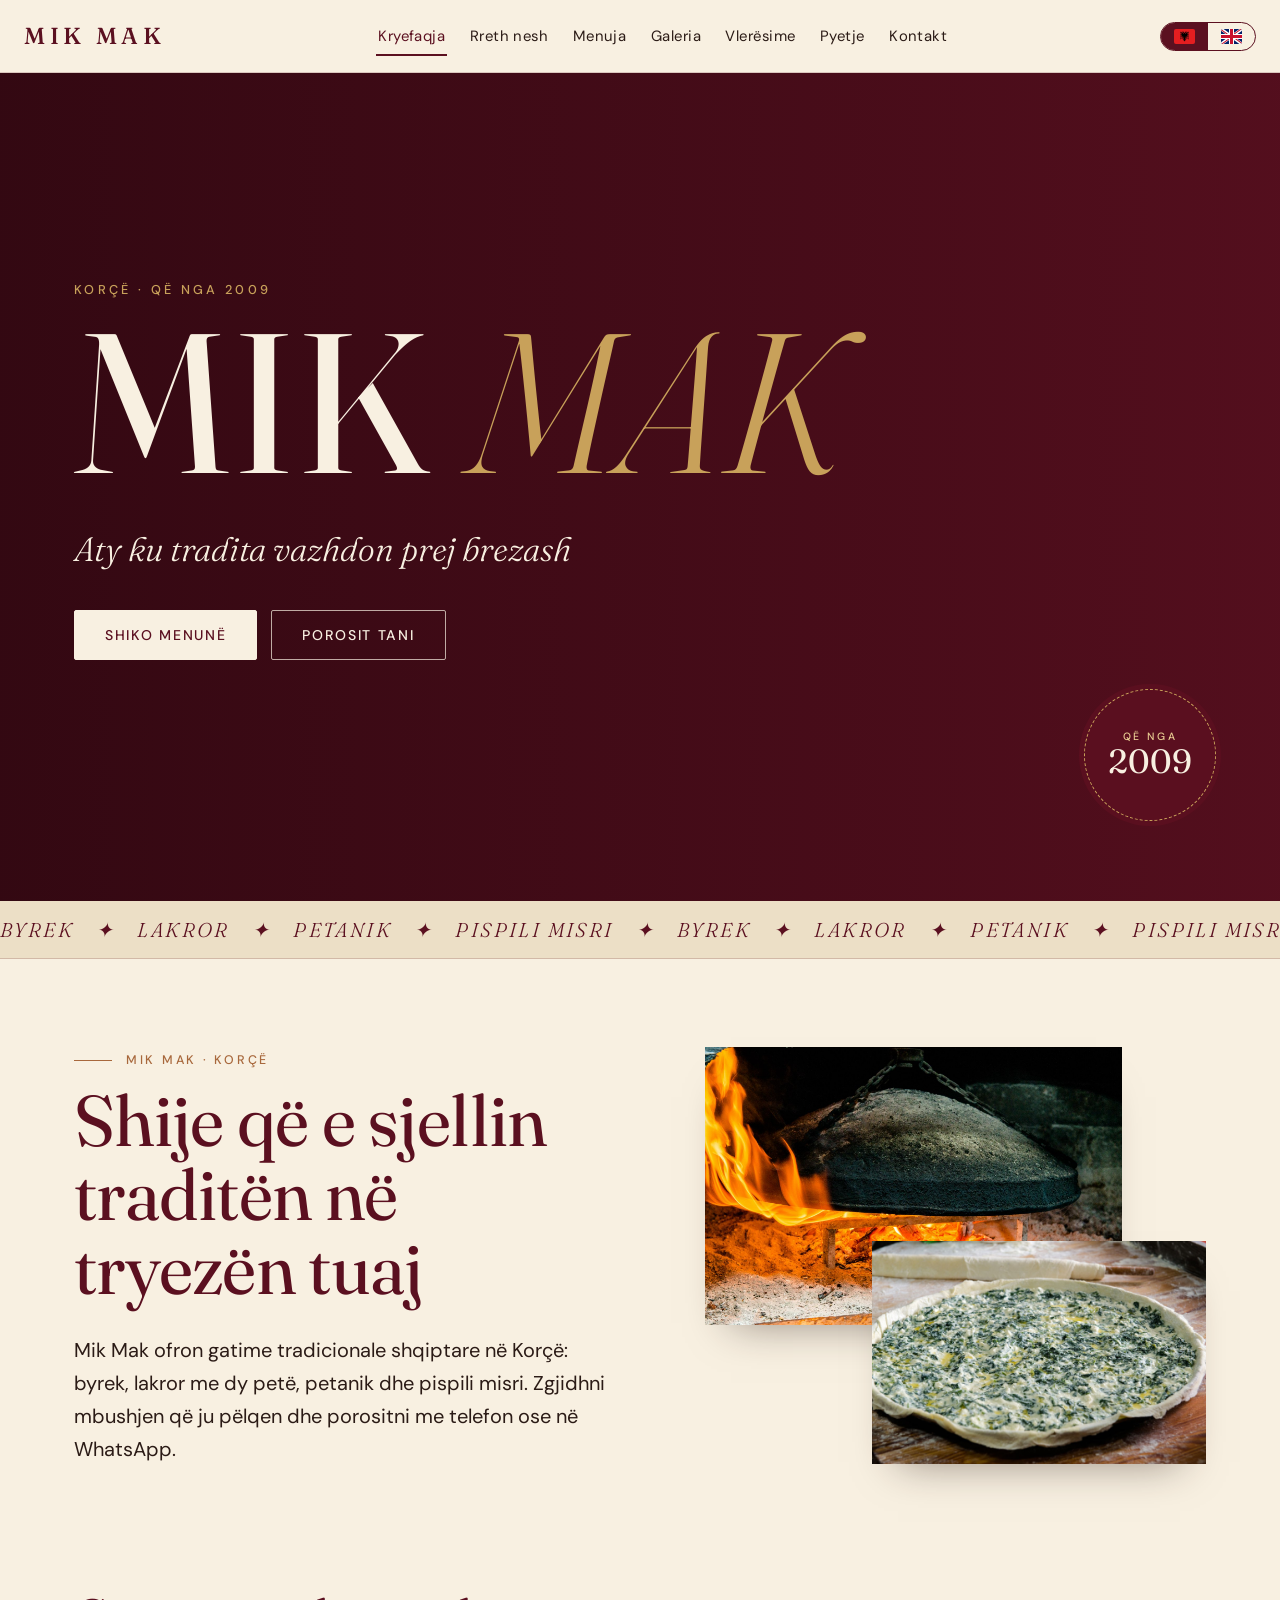
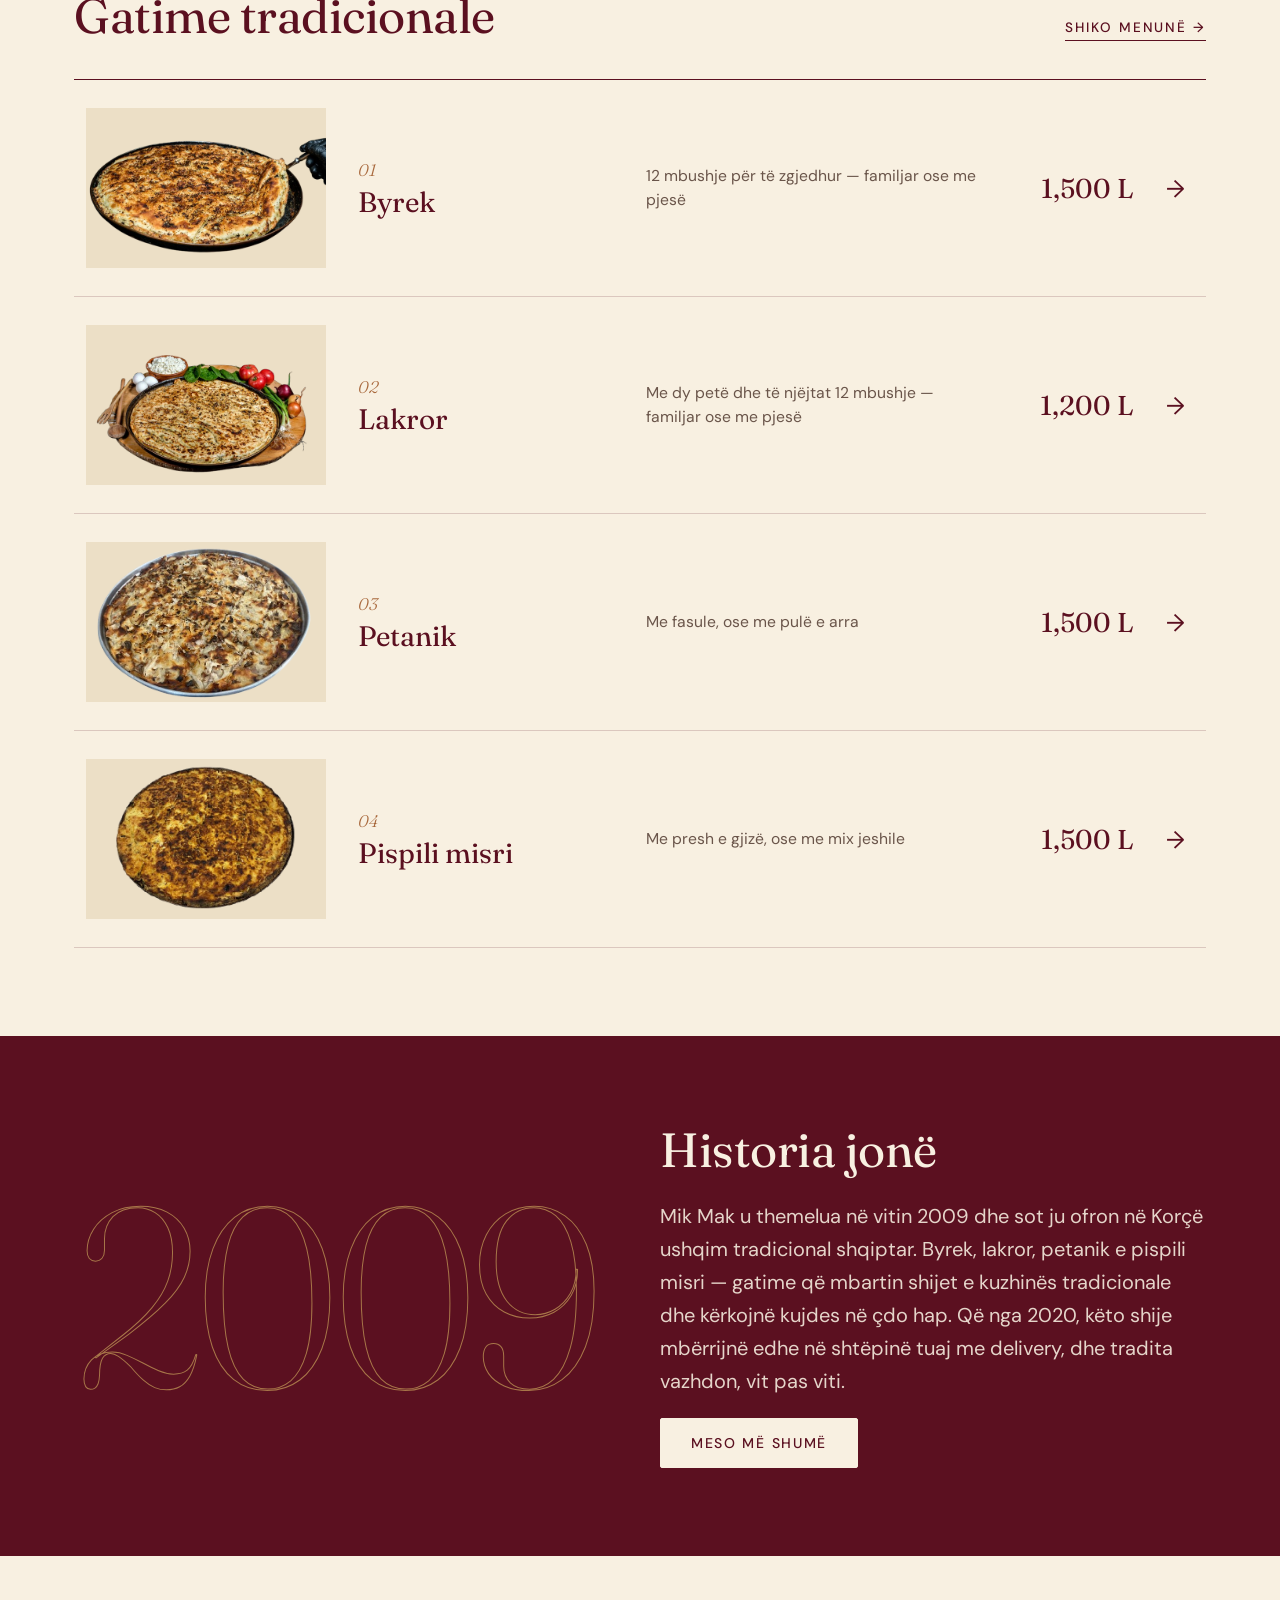
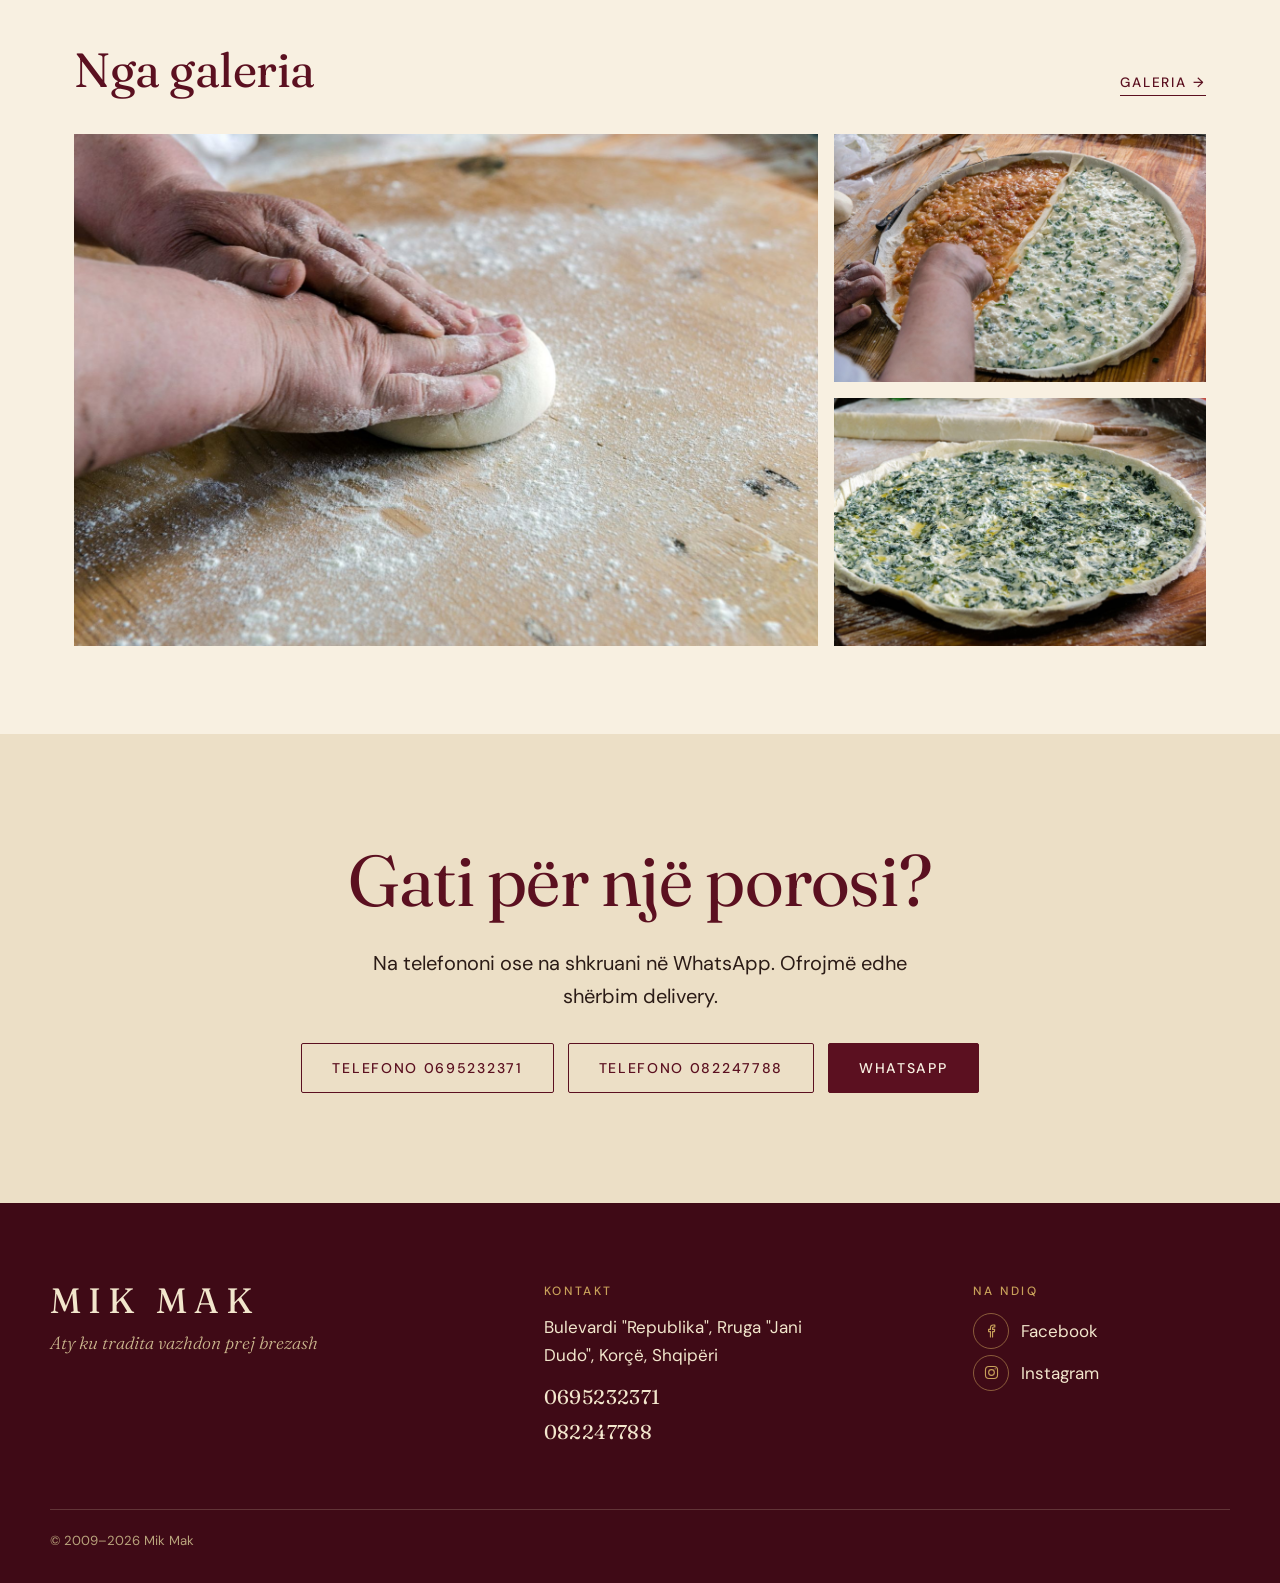
<file: index.html>
<!doctype html>
<html lang="sq"><head><meta charset="utf-8"><meta name="viewport" content="width=device-width,initial-scale=1">
<title>Mik Mak — Ushqim tradicional shqiptar në Korçë</title><meta name="description" content="Mik Mak, byrek, lakror, petanik dhe pispili misri në Korçë."><meta name="theme-color" content="#5a0f1f"><link rel="icon" type="image/png" href="images/logo.png"><link rel="apple-touch-icon" href="images/logo.png">
<link rel="preconnect" href="https://fonts.googleapis.com"><link rel="preconnect" href="https://fonts.gstatic.com" crossorigin>
<link rel="stylesheet" href="https://fonts.googleapis.com/css2?family=DM+Sans:wght@400;500;700&family=Fraunces:ital,opsz,wght@0,9..144,400..700;1,9..144,400..600&display=swap">
<link rel="stylesheet" href="css/style.css"></head>
<body data-page="home"><a class="skip" href="#main" data-i="skip">Kalo te përmbajtja</a><header id="hdr"></header>
<main id="main"><section class="hero"><div class="hero-art" aria-hidden="true"><i class="o1"></i><i class="o2"></i></div>
<video id="heroVideo" autoplay muted loop playsinline preload="metadata" aria-hidden="true"></video>
<div class="hero-in"><p class="eyebrow" data-i="since"></p><h1><span>MIK</span> <span>MAK</span></h1><p class="tag" data-i="tag"></p>
<div class="btns"><a class="btn light" href="menu.html" data-i="seeMenu"></a><a class="btn ghost light" href="contact.html" data-i="order"></a></div></div>
<div class="badge" aria-hidden="true"><small data-i="sinceS"></small><b>2009</b></div></section>
<div class="strip" aria-hidden="true"></div>
<section class="wrap intro"><div class="rv"><p class="kick" data-i="brand"></p><h2 class="big" data-i="introBig"></h2><p class="lead" data-i="intro2"></p></div><div class="intro-i lb-group" id="introImgs"></div></section>
<section class="wrap"><div class="sec-h rv"><h2 data-i="dishesH"></h2><a class="lnk" href="menu.html" data-i="seeMenu"></a></div><div id="dishList" class="lb-group"></div></section>
<section class="story"><div class="wrap story-in"><div class="yr rv" aria-hidden="true">2009</div><div class="rv"><h2 data-i="histH"></h2><p class="lead" data-i="hist"></p><a class="btn light" href="about.html" data-i="more"></a></div></div></section>
<section class="wrap"><div class="sec-h rv"><h2 data-i="galH"></h2><a class="lnk" href="gallery.html" data-i="n_gallery"></a></div><div id="galPrev" class="collage three lb-group"></div></section>
<section class="cta"><div class="wrap rv"><h2 class="big" data-i="ctaBig"></h2><p class="lead" data-i="ctaP"></p><div class="btns" id="contactBtns"></div></div></section></main><footer id="ftr"></footer><noscript>Ky faqe kërkon JavaScript.</noscript>
<script src="js/config.js"></script><script src="js/app.js"></script></body></html>
</file>
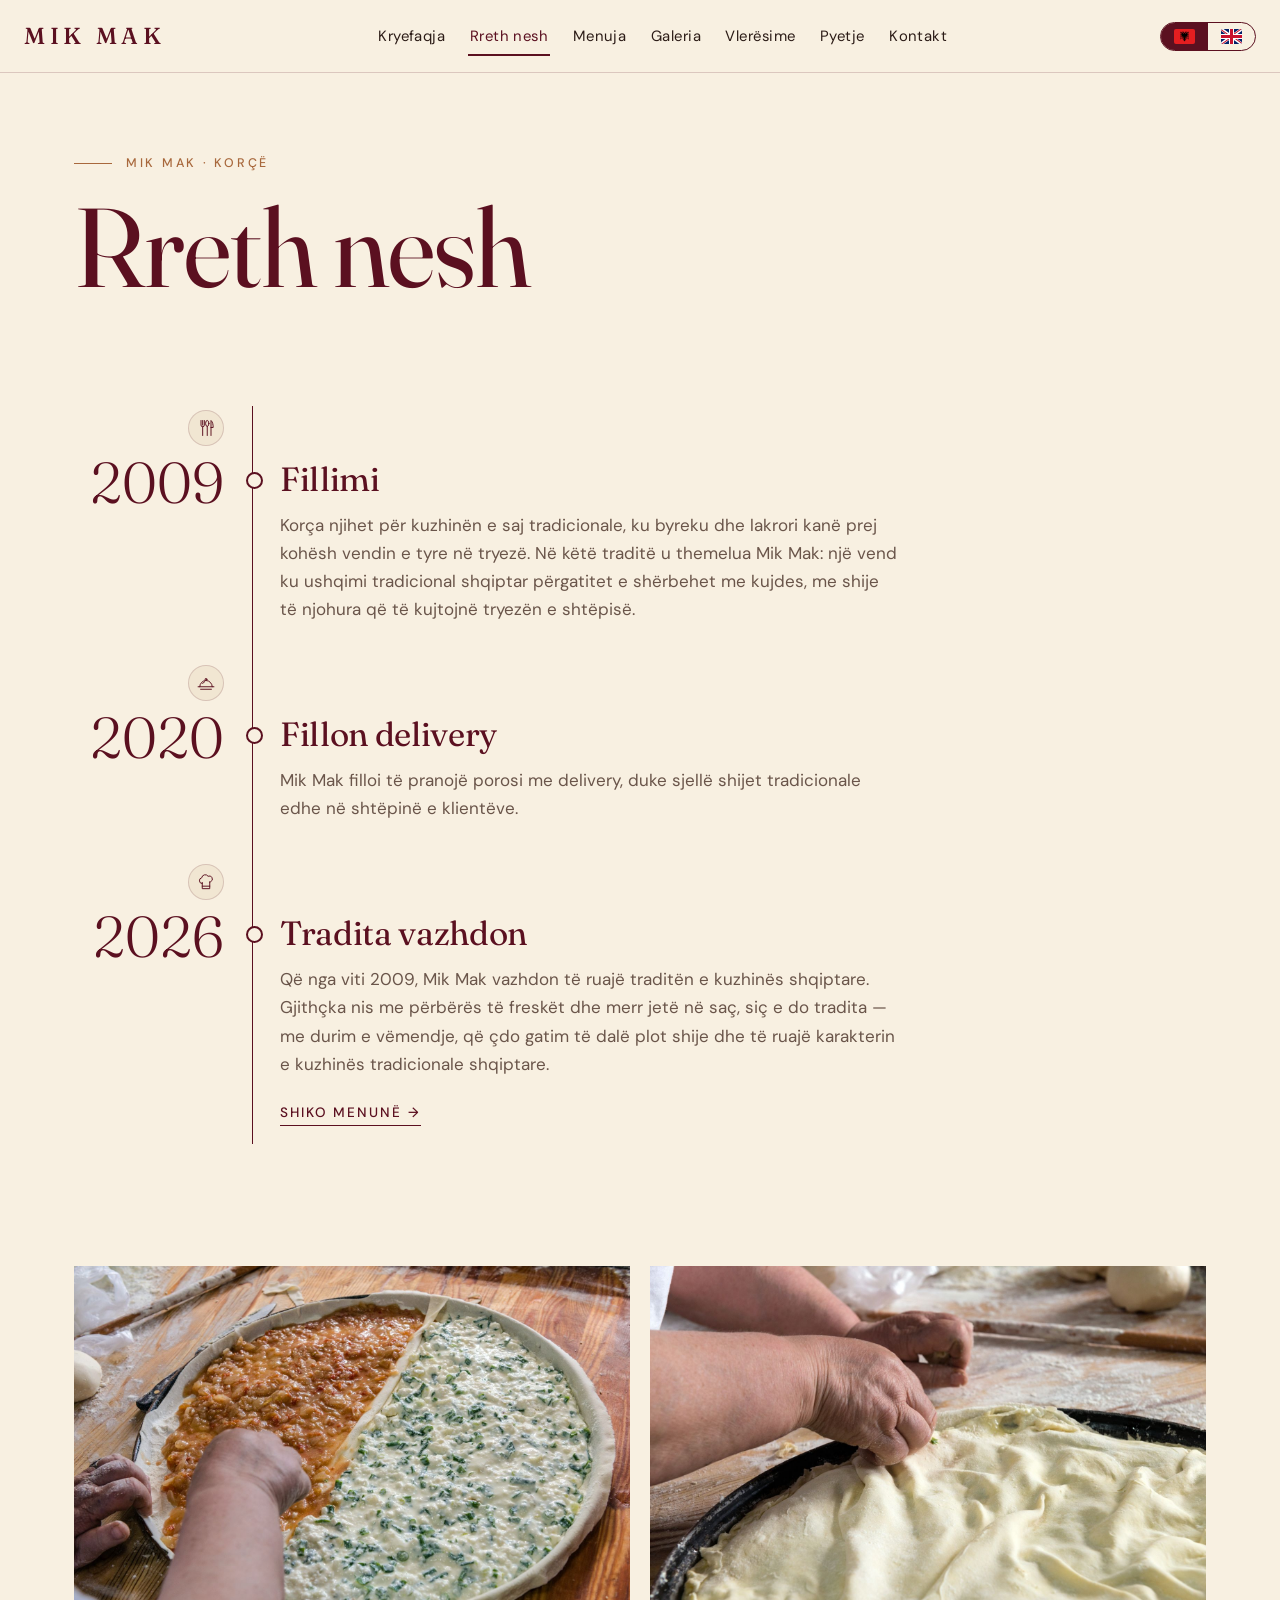
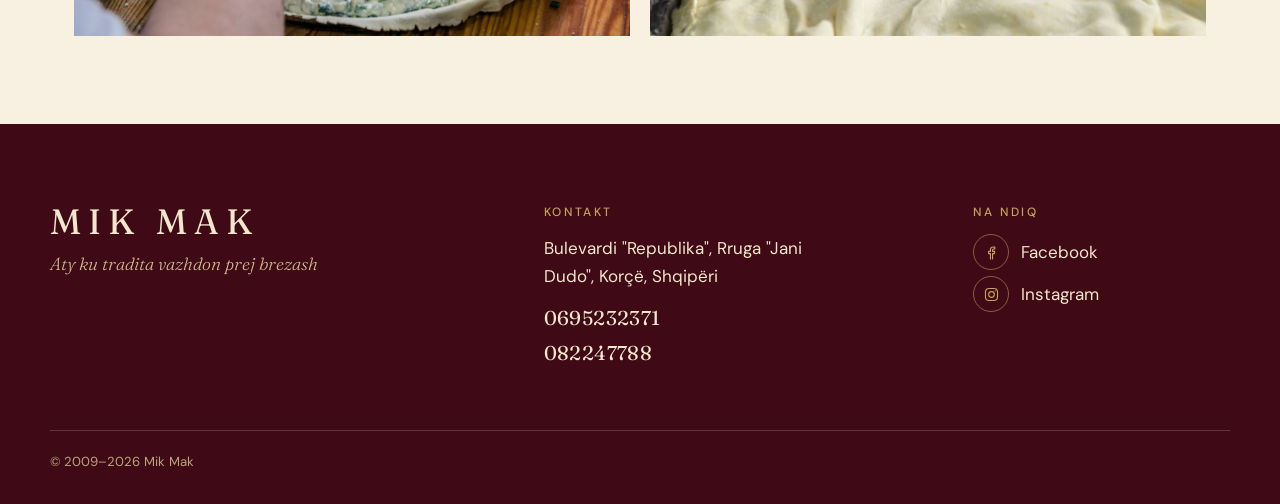
<file: about.html>
<!doctype html>
<html lang="sq"><head><meta charset="utf-8"><meta name="viewport" content="width=device-width,initial-scale=1">
<title>Rreth nesh — Mik Mak</title><meta name="description" content="Historia e Mik Mak, që nga 2009."><meta name="theme-color" content="#5a0f1f"><link rel="icon" type="image/png" href="images/logo.png"><link rel="apple-touch-icon" href="images/logo.png">
<link rel="preconnect" href="https://fonts.googleapis.com"><link rel="preconnect" href="https://fonts.gstatic.com" crossorigin>
<link rel="stylesheet" href="https://fonts.googleapis.com/css2?family=DM+Sans:wght@400;500;700&family=Fraunces:ital,opsz,wght@0,9..144,400..700;1,9..144,400..600&display=swap">
<link rel="stylesheet" href="css/style.css"></head>
<body data-page="about"><a class="skip" href="#main" data-i="skip">Kalo te përmbajtja</a><header id="hdr"></header>
<main id="main"><section class="wrap page-h"><p class="kick" data-i="brand"></p><h1 data-i="n_about"></h1></section><section class="wrap"><ol class="tl" id="tl"></ol></section><section class="wrap ab-ph"><div class="ab-photos lb-group" id="aboutImgs"></div></section></main><footer id="ftr"></footer><noscript>Ky faqe kërkon JavaScript.</noscript>
<script src="js/config.js"></script><script src="js/app.js"></script></body></html>
</file>
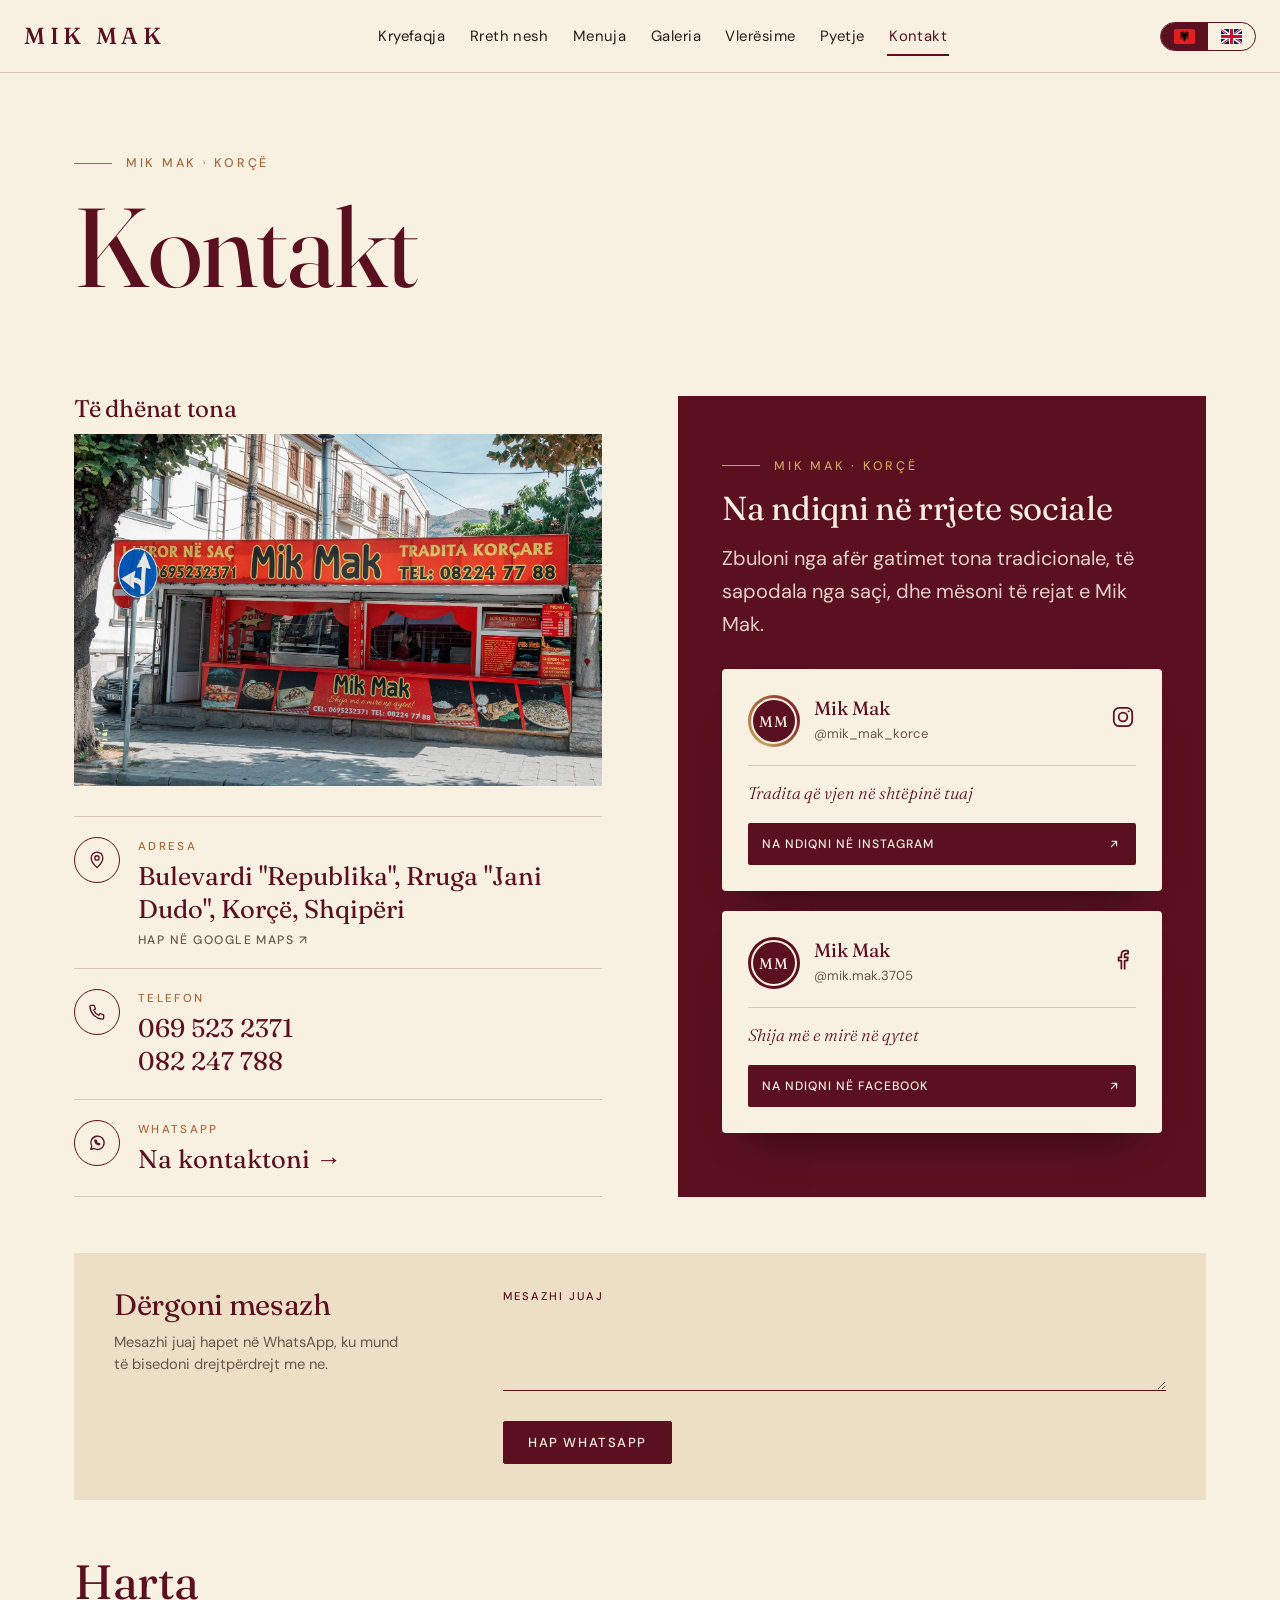
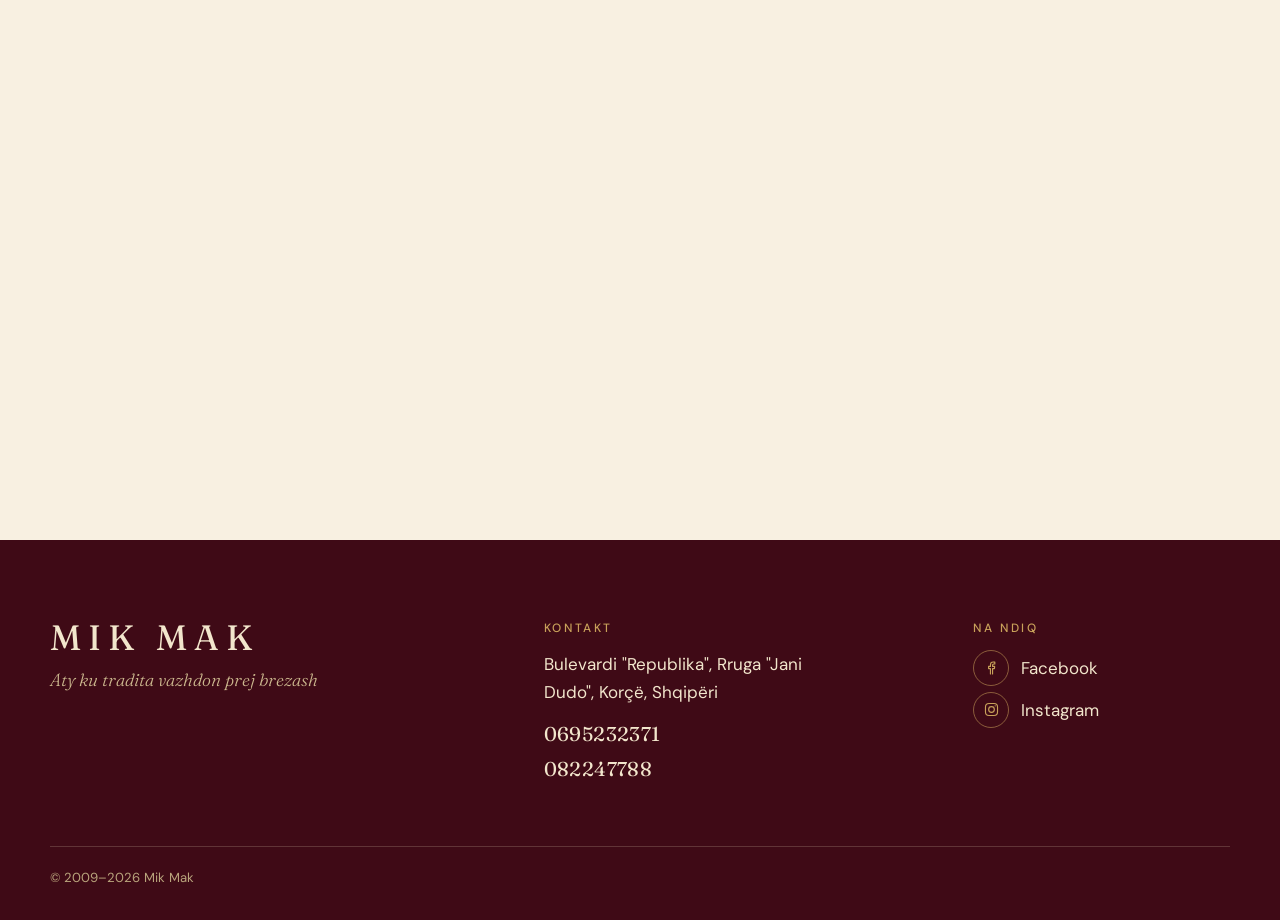
<file: contact.html>
<!doctype html>
<html lang="sq"><head><meta charset="utf-8"><meta name="viewport" content="width=device-width,initial-scale=1">
<title>Kontakt — Mik Mak</title><meta name="description" content="Porosit me WhatsApp ose telefon. Bulevardi &quot;Republika&quot;, Rruga &quot;Jani Dudo&quot;, Korçë."><meta name="theme-color" content="#5a0f1f"><link rel="icon" type="image/png" href="images/logo.png"><link rel="apple-touch-icon" href="images/logo.png">
<link rel="preconnect" href="https://fonts.googleapis.com"><link rel="preconnect" href="https://fonts.gstatic.com" crossorigin>
<link rel="stylesheet" href="https://fonts.googleapis.com/css2?family=DM+Sans:wght@400;500;700&family=Fraunces:ital,opsz,wght@0,9..144,400..700;1,9..144,400..600&display=swap">
<link rel="stylesheet" href="css/style.css"></head>
<body data-page="contact"><a class="skip" href="#main" data-i="skip">Kalo te përmbajtja</a><header id="hdr"></header>
<main id="main"><section class="wrap page-h"><p class="kick" data-i="brand"></p><h1 data-i="n_contact"></h1></section><section class="wrap contact"><div class="rv"><h2 data-i="infoH"></h2><div class="loc-ph lb-group" id="locPh"></div><address id="addr"></address></div>
<div class="social rv"><div class="soc-t"><p class="kick" data-i="brand"></p><h2 data-i="socH"></h2><p class="lead" data-i="socP"></p></div><div class="soc-cards" id="soc"></div></div></section>
<section class="wrap form-s"><form id="wf" class="rv" novalidate><div class="fh"><h2 data-i="formH"></h2><p class="fnote" data-i="formNote"></p></div><div class="ff">
<div class="fc full"><label for="fm" data-i="fMsg"></label><textarea id="fm" name="m" rows="4" required></textarea></div>
<div class="fc full"><button class="btn" type="submit" data-i="send"></button><p id="st" role="status" aria-live="polite"></p></div></div></form></section>
<section class="wrap map-s"><h2 data-i="mapH"></h2><div class="map"><iframe id="mapFrame" title="Mik Mak — Google Maps" loading="lazy" referrerpolicy="no-referrer-when-downgrade" src="https://maps.google.com/maps?q=Mik%20Mak%2C%20JQCM%2B363%2C%20Kor%C3%A7%C3%AB&hl=sq&z=17&output=embed"></iframe></div></section></main><footer id="ftr"></footer><noscript>Ky faqe kërkon JavaScript.</noscript>
<script src="js/config.js"></script><script src="js/app.js"></script></body></html>
</file>
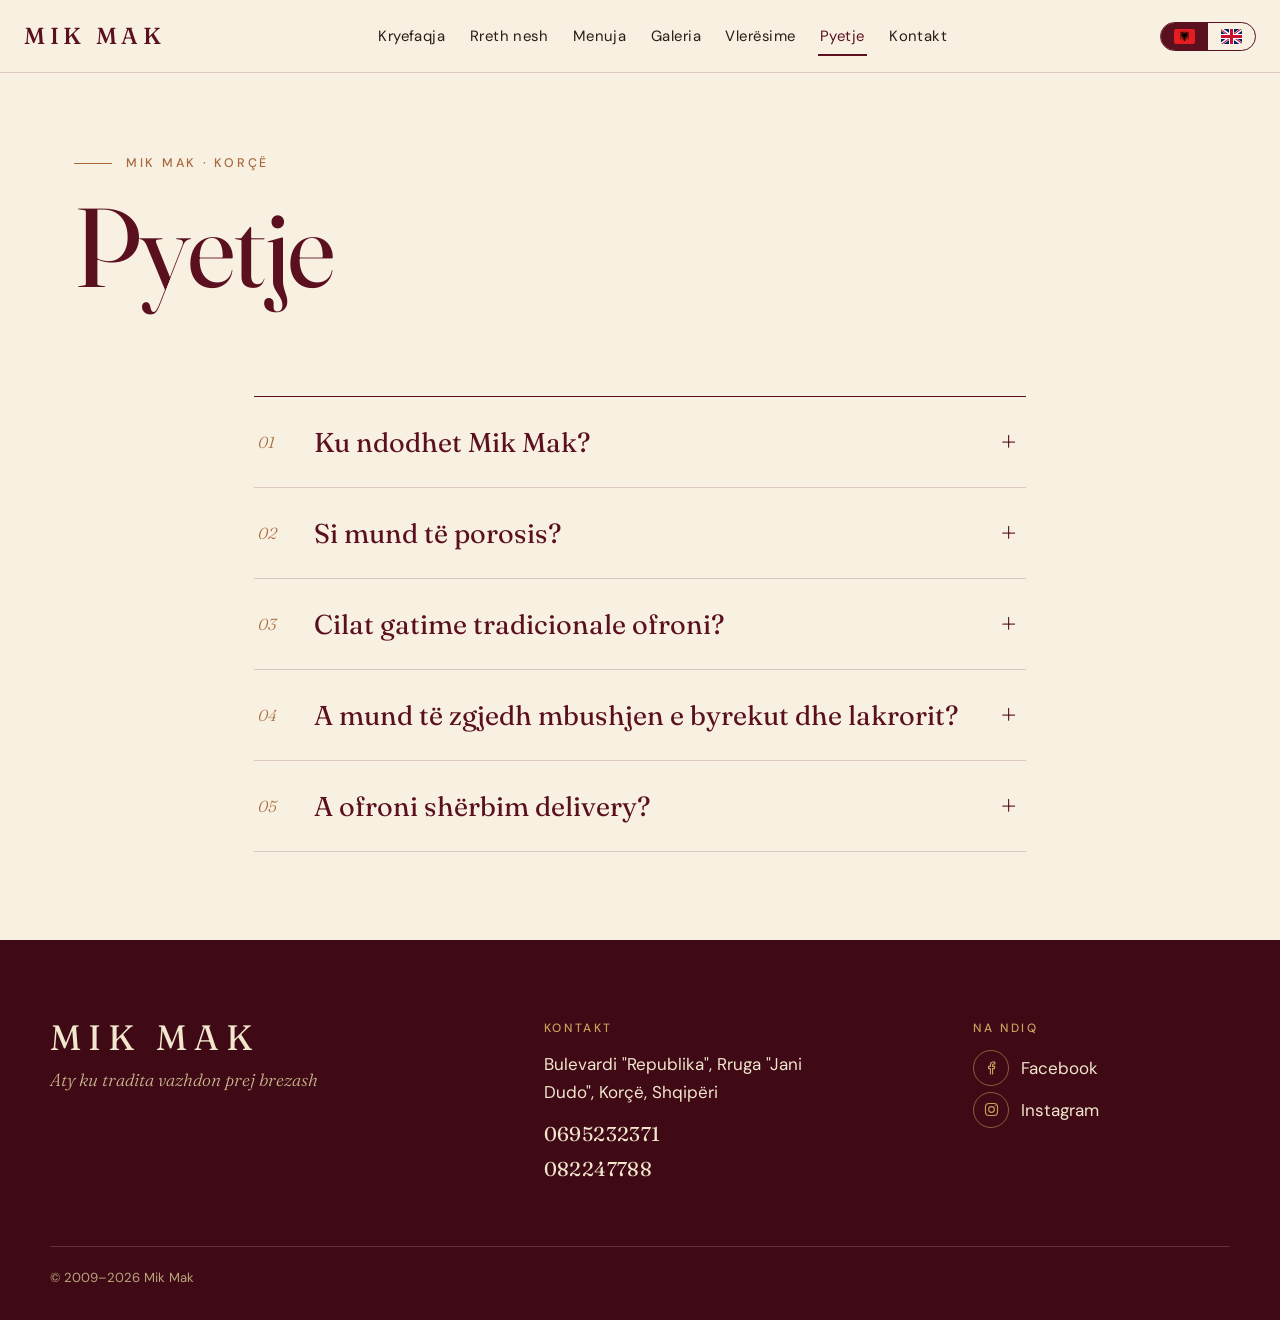
<file: faq.html>
<!doctype html>
<html lang="sq"><head><meta charset="utf-8"><meta name="viewport" content="width=device-width,initial-scale=1">
<title>Pyetje të shpeshta — Mik Mak</title><meta name="description" content="Pyetje të shpeshta për Mik Mak në Korçë."><meta name="theme-color" content="#5a0f1f"><link rel="icon" type="image/png" href="images/logo.png"><link rel="apple-touch-icon" href="images/logo.png">
<link rel="preconnect" href="https://fonts.googleapis.com"><link rel="preconnect" href="https://fonts.gstatic.com" crossorigin>
<link rel="stylesheet" href="https://fonts.googleapis.com/css2?family=DM+Sans:wght@400;500;700&family=Fraunces:ital,opsz,wght@0,9..144,400..700;1,9..144,400..600&display=swap">
<link rel="stylesheet" href="css/style.css"></head>
<body data-page="faq"><a class="skip" href="#main" data-i="skip">Kalo te përmbajtja</a><header id="hdr"></header>
<main id="main"><section class="wrap page-h"><p class="kick" data-i="brand"></p><h1 data-i="n_faq"></h1></section><section class="wrap narrow"><div id="faq"></div></section></main><footer id="ftr"></footer><noscript>Ky faqe kërkon JavaScript.</noscript>
<script src="js/config.js"></script><script src="js/app.js"></script></body></html>
</file>
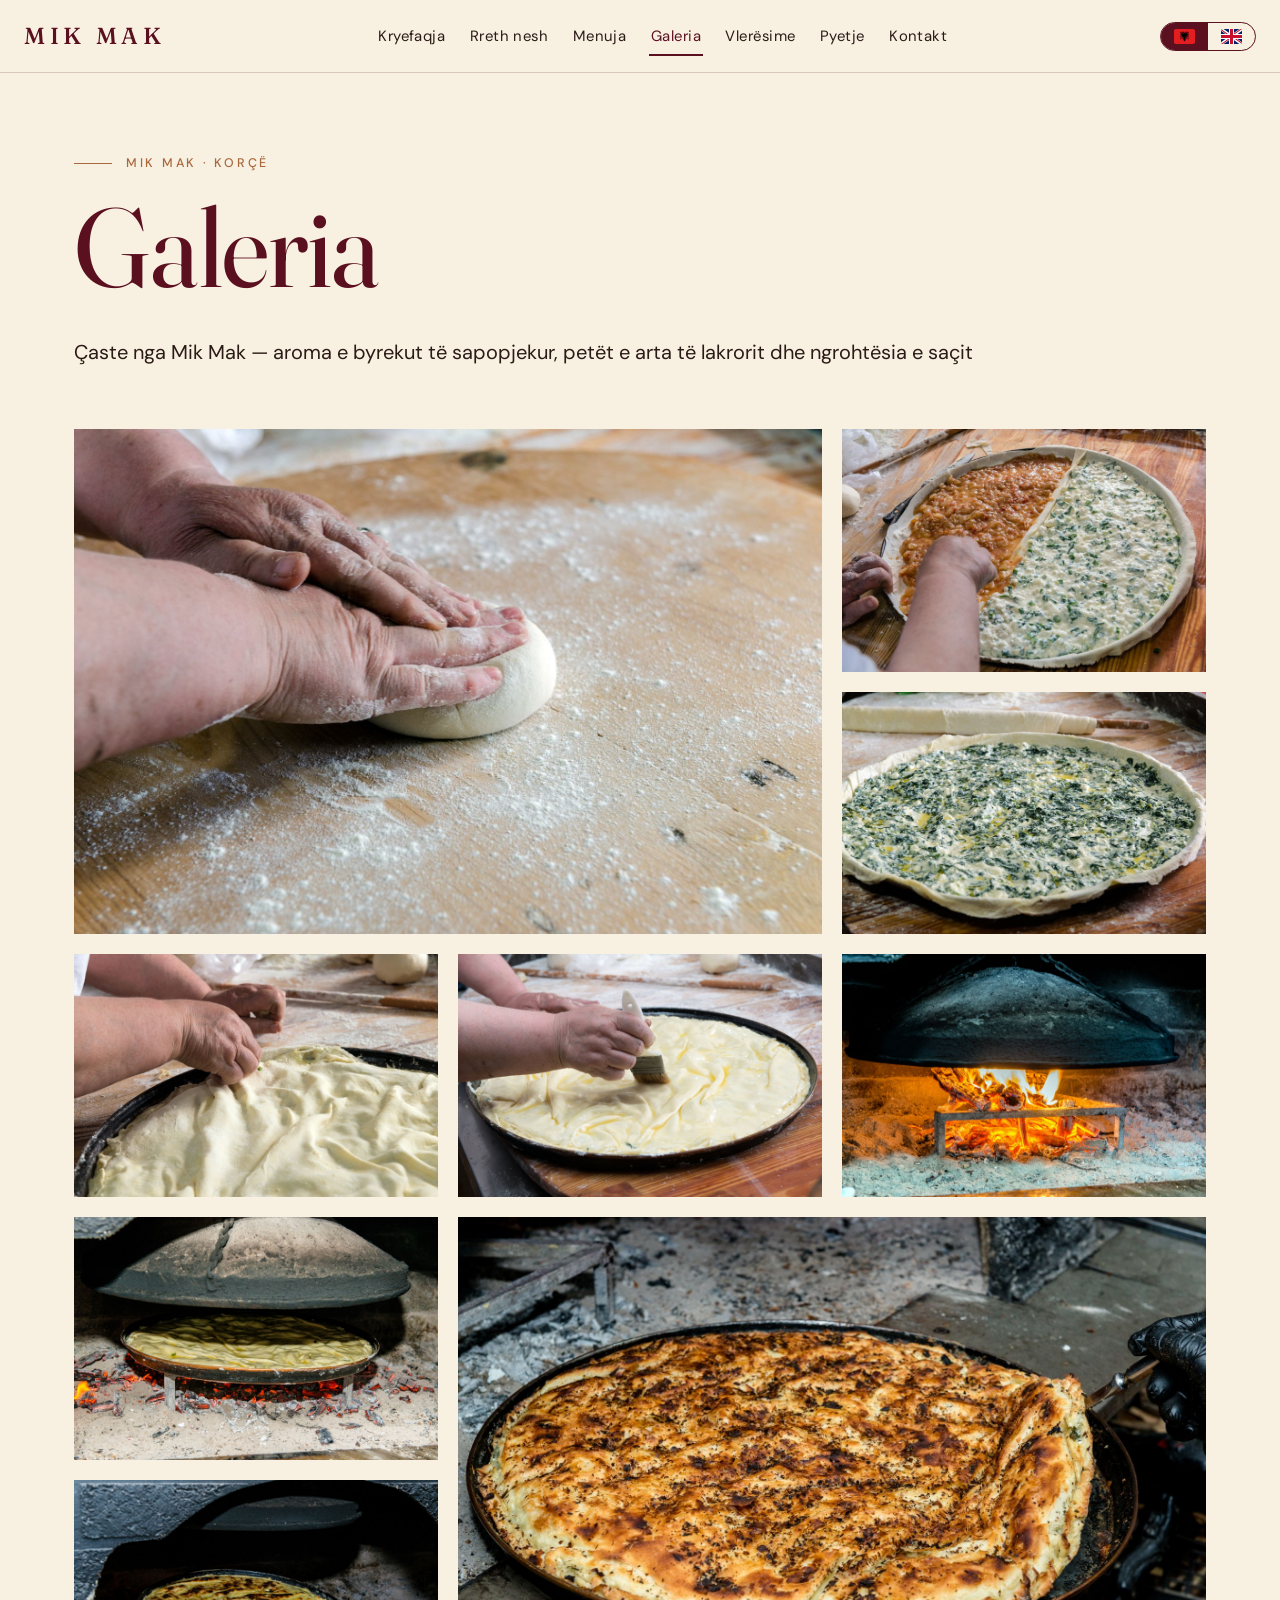
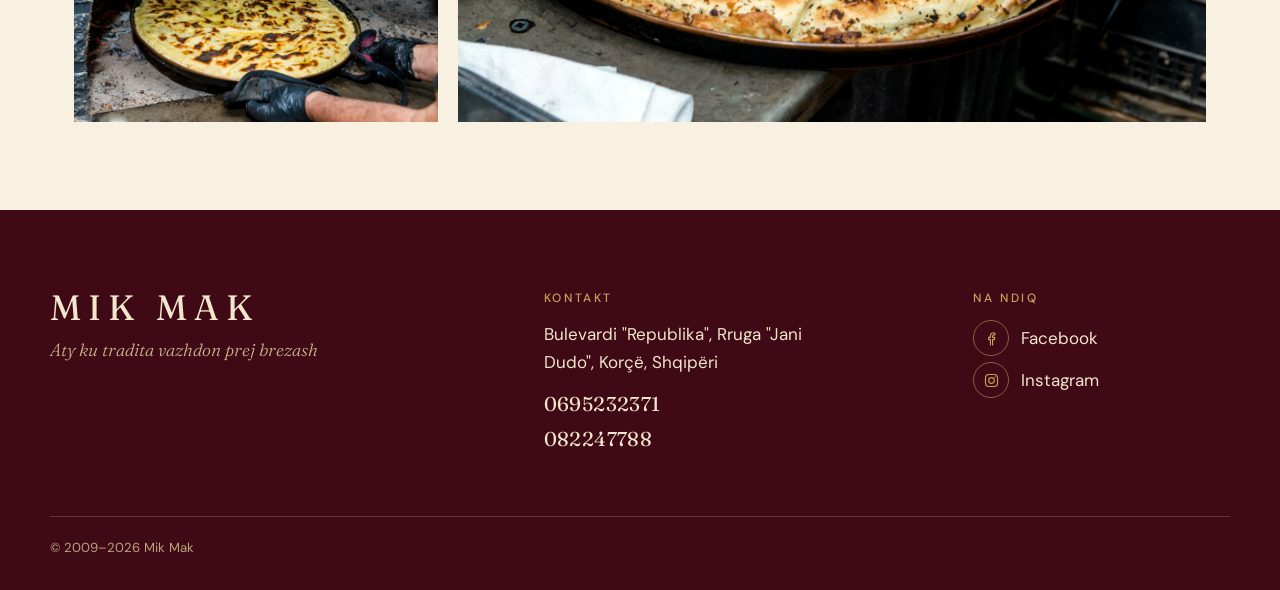
<file: gallery.html>
<!doctype html>
<html lang="sq"><head><meta charset="utf-8"><meta name="viewport" content="width=device-width,initial-scale=1">
<title>Galeria — Mik Mak</title><meta name="description" content="Foto nga Mik Mak."><meta name="theme-color" content="#5a0f1f"><link rel="icon" type="image/png" href="images/logo.png"><link rel="apple-touch-icon" href="images/logo.png">
<link rel="preconnect" href="https://fonts.googleapis.com"><link rel="preconnect" href="https://fonts.gstatic.com" crossorigin>
<link rel="stylesheet" href="https://fonts.googleapis.com/css2?family=DM+Sans:wght@400;500;700&family=Fraunces:ital,opsz,wght@0,9..144,400..700;1,9..144,400..600&display=swap">
<link rel="stylesheet" href="css/style.css"></head>
<body data-page="gallery"><a class="skip" href="#main" data-i="skip">Kalo te përmbajtja</a><header id="hdr"></header>
<main id="main"><section class="wrap page-h"><p class="kick" data-i="brand"></p><h1 data-i="n_gallery"></h1><p class="lead" data-i="galP"></p></section><section class="wrap"><div id="gal" class="gal lb-group"></div></section></main><footer id="ftr"></footer><noscript>Ky faqe kërkon JavaScript.</noscript>
<script src="js/config.js"></script><script src="js/app.js"></script></body></html>
</file>
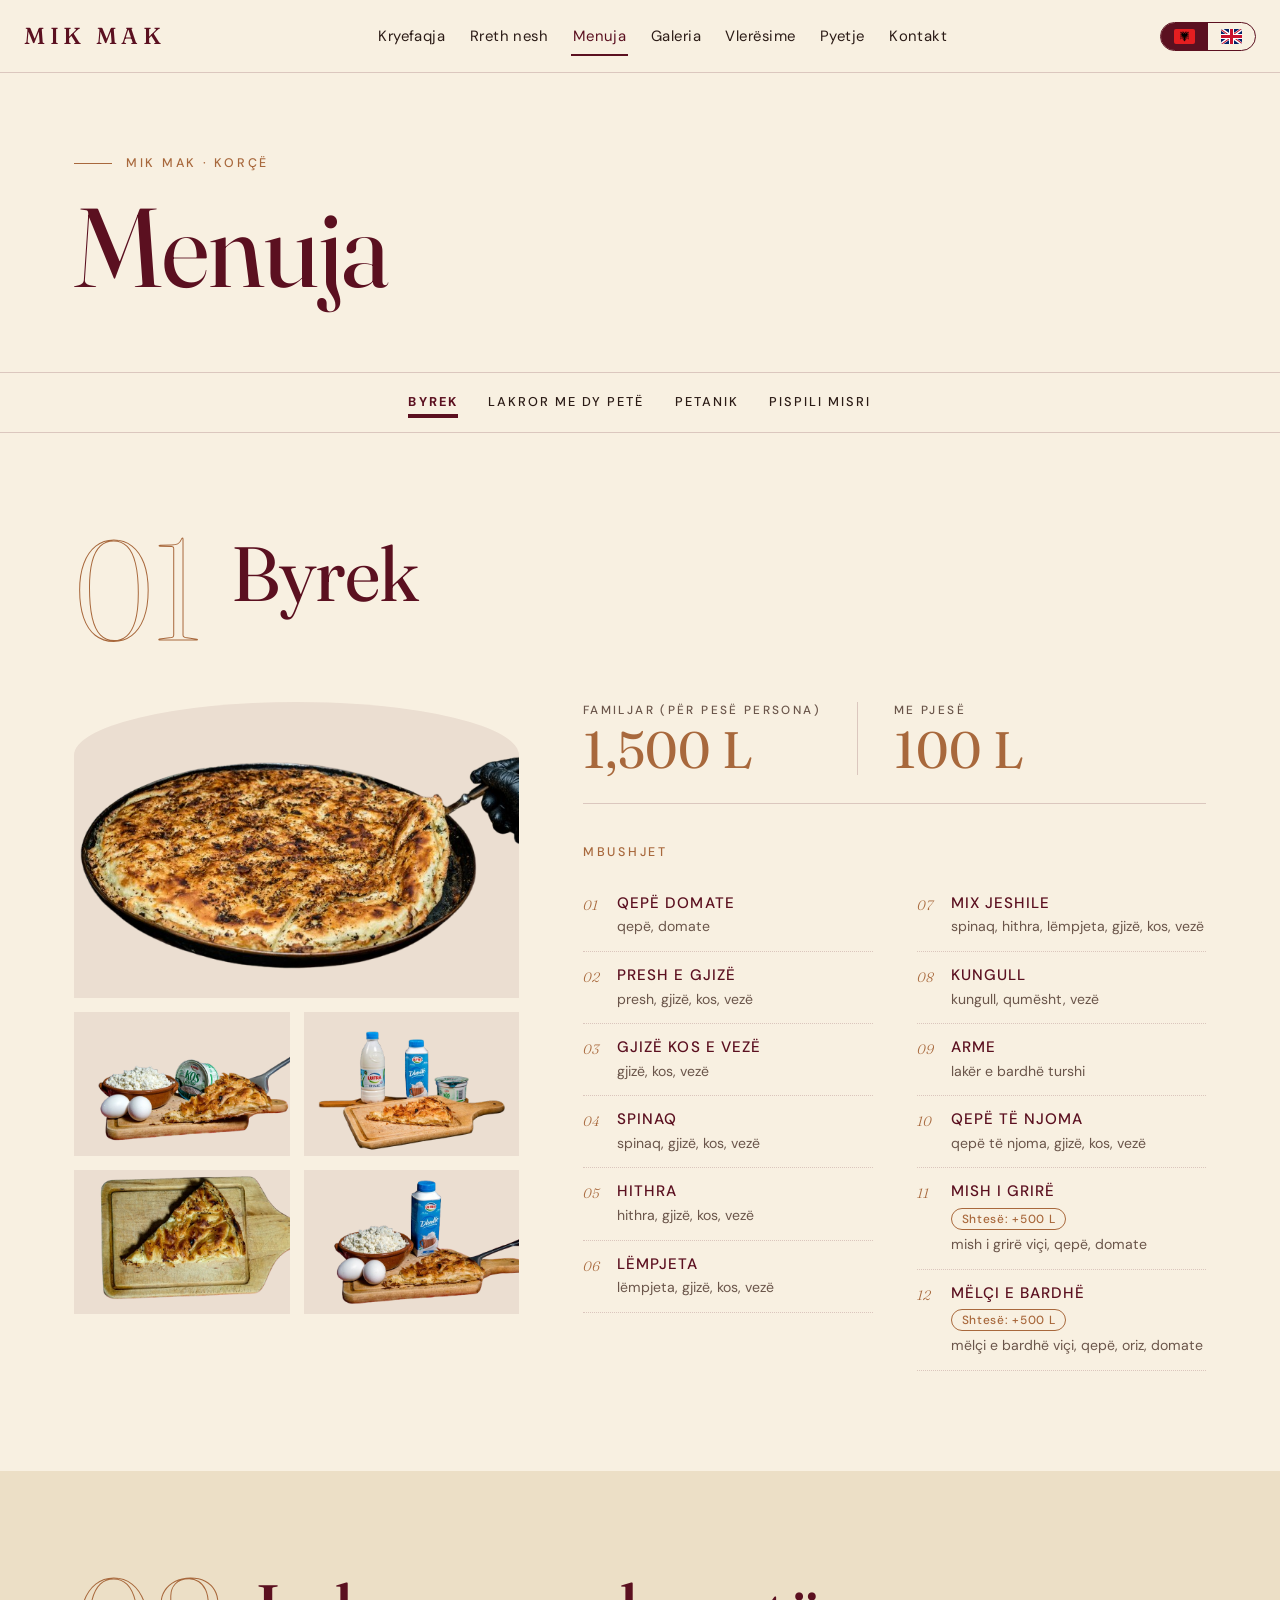
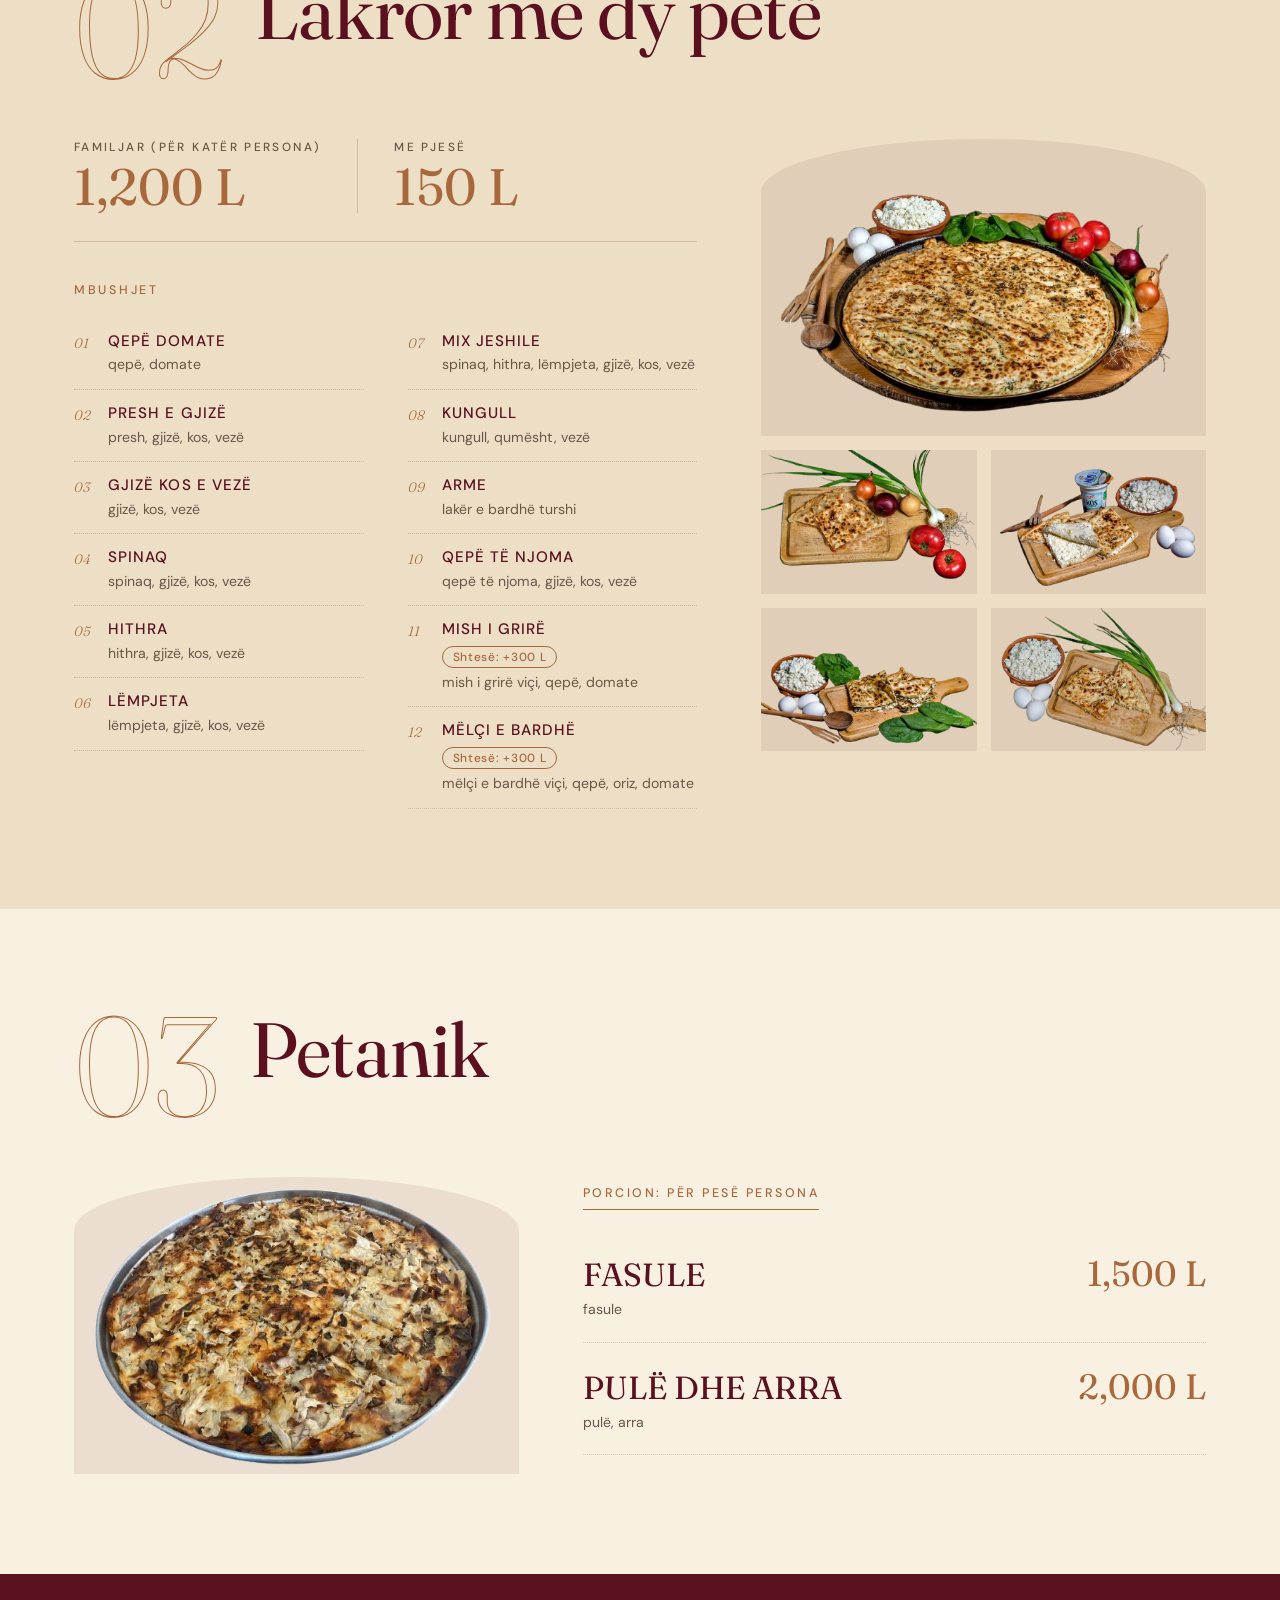
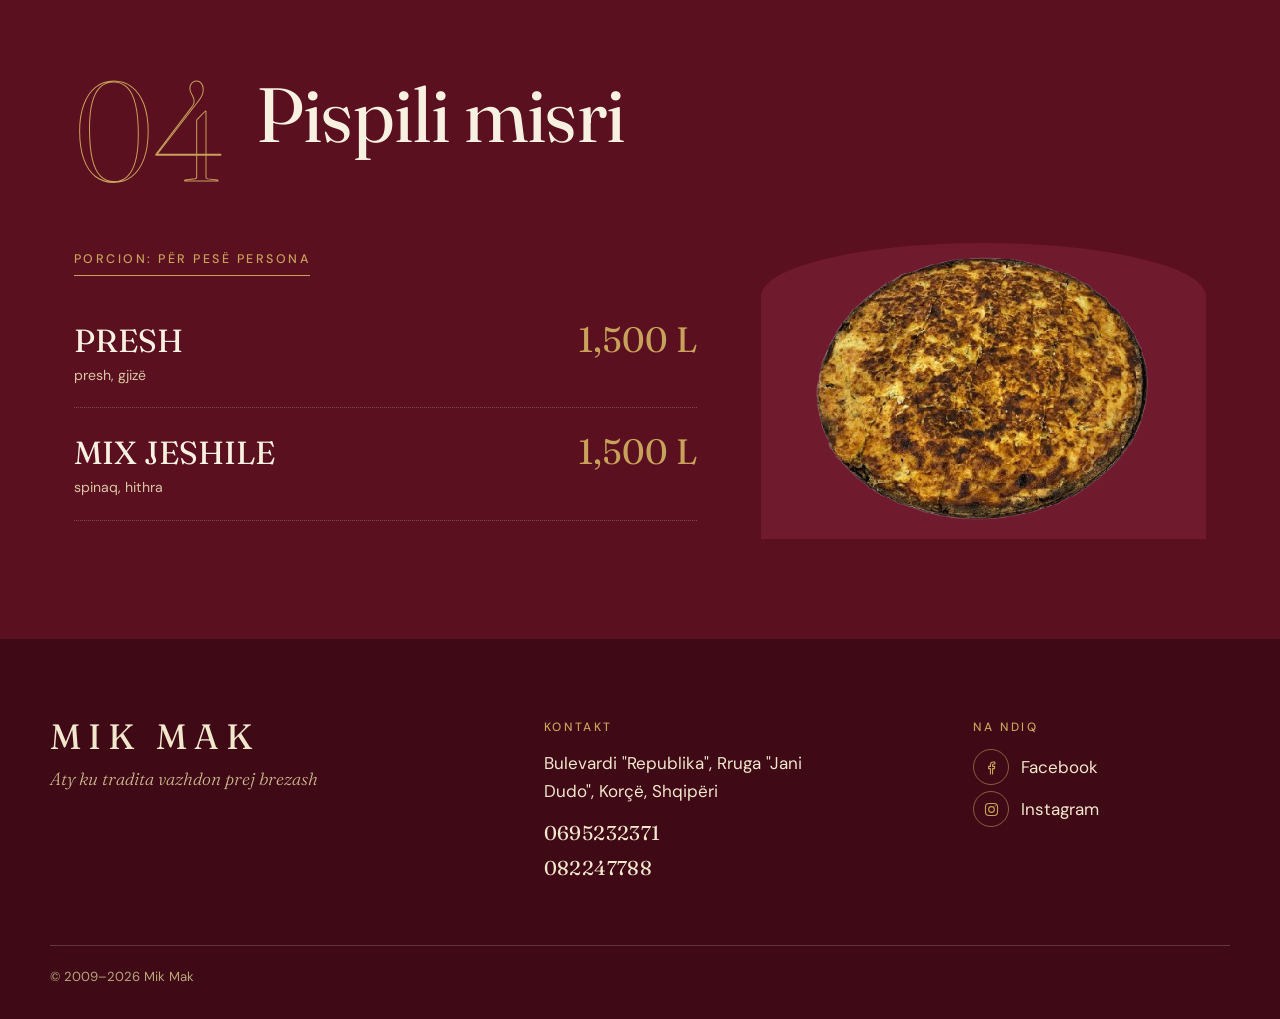
<file: menu.html>
<!doctype html>
<html lang="sq"><head><meta charset="utf-8"><meta name="viewport" content="width=device-width,initial-scale=1">
<title>Menuja — Mik Mak</title><meta name="description" content="Byrek, lakror me dy petë, petanik dhe pispili misri me çmime."><meta name="theme-color" content="#5a0f1f"><link rel="icon" type="image/png" href="images/logo.png"><link rel="apple-touch-icon" href="images/logo.png">
<link rel="preconnect" href="https://fonts.googleapis.com"><link rel="preconnect" href="https://fonts.gstatic.com" crossorigin>
<link rel="stylesheet" href="https://fonts.googleapis.com/css2?family=DM+Sans:wght@400;500;700&family=Fraunces:ital,opsz,wght@0,9..144,400..700;1,9..144,400..600&display=swap">
<link rel="stylesheet" href="css/style.css"></head>
<body data-page="menu"><a class="skip" href="#main" data-i="skip">Kalo te përmbajtja</a><header id="hdr"></header>
<main id="main"><section class="wrap page-h"><p class="kick" data-i="brand"></p><h1 data-i="n_menu"></h1></section><nav class="chips" id="chips" aria-label="Menu"></nav><div id="menuCats"></div></main><footer id="ftr"></footer><noscript>Ky faqe kërkon JavaScript.</noscript>
<script src="js/config.js"></script><script src="js/app.js"></script></body></html>
</file>
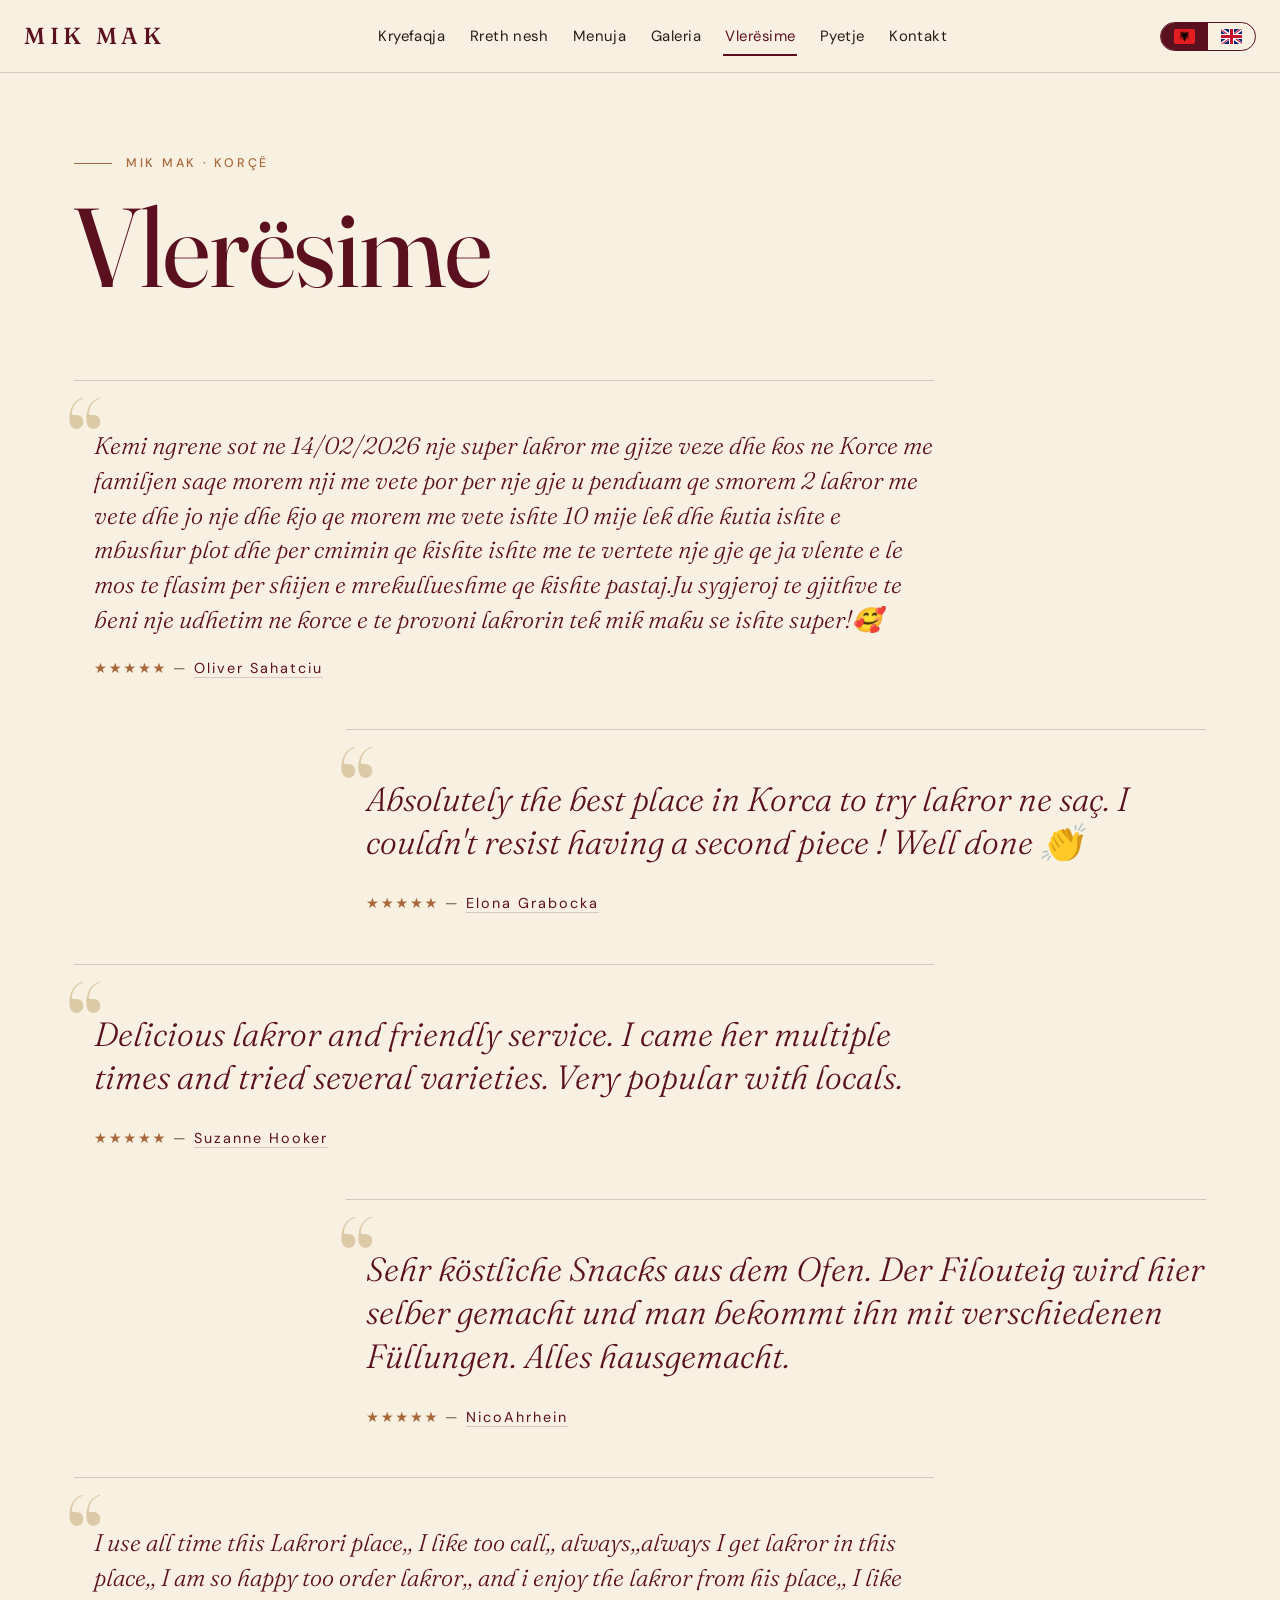
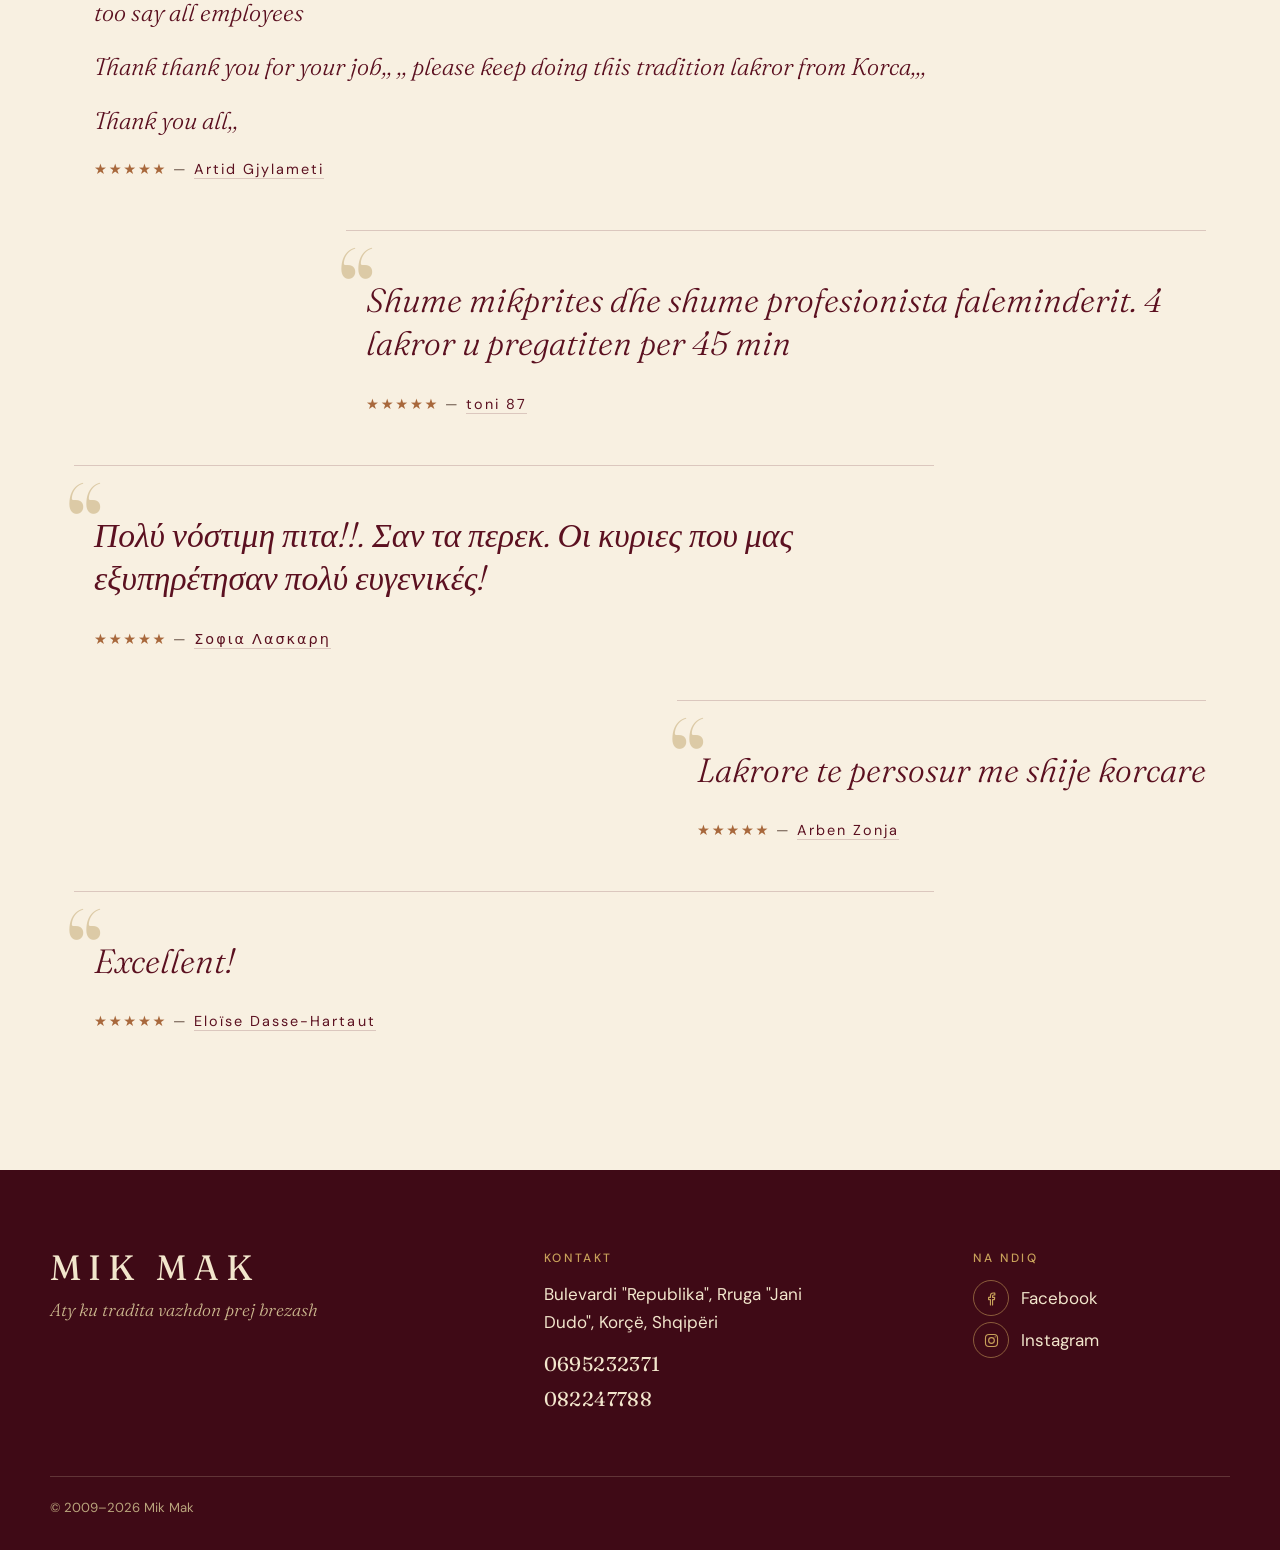
<file: reviews.html>
<!doctype html>
<html lang="sq"><head><meta charset="utf-8"><meta name="viewport" content="width=device-width,initial-scale=1">
<title>Vlerësime — Mik Mak</title><meta name="description" content="Vlerësimet e klientëve të Mik Mak."><meta name="theme-color" content="#5a0f1f"><link rel="icon" type="image/png" href="images/logo.png"><link rel="apple-touch-icon" href="images/logo.png">
<link rel="preconnect" href="https://fonts.googleapis.com"><link rel="preconnect" href="https://fonts.gstatic.com" crossorigin>
<link rel="stylesheet" href="https://fonts.googleapis.com/css2?family=DM+Sans:wght@400;500;700&family=Fraunces:ital,opsz,wght@0,9..144,400..700;1,9..144,400..600&display=swap">
<link rel="stylesheet" href="css/style.css"></head>
<body data-page="reviews"><a class="skip" href="#main" data-i="skip">Kalo te përmbajtja</a><header id="hdr"></header>
<main id="main"><section class="wrap page-h"><p class="kick" data-i="brand"></p><h1 data-i="n_reviews"></h1></section><section class="wrap"><div class="revs" id="revs"></div></section></main><footer id="ftr"></footer><noscript>Ky faqe kërkon JavaScript.</noscript>
<script src="js/config.js"></script><script src="js/app.js"></script></body></html>
</file>
<file: css/style.css>
/* MIK MAK — editorial redesign. Fonts: Fraunces (display) + DM Sans (text), with system fallbacks. */
:root{
  --wine:#5b1020;--wine-d:#3f0a16;--wine-l:#7a1a2e;
  --cream:#f8f0e1;--sand:#ecdfc6;--sand-d:#dccaa6;
  --ink:#2b1b16;--muted:#6a554a;--gold:#c8a15a;--clay:#a8683c;
  --line:rgba(91,16,32,.18);--hh:72px;
  --serif:"Fraunces",Georgia,"Times New Roman",serif;
  --sans:"DM Sans",system-ui,-apple-system,"Segoe UI",Roboto,Helvetica,Arial,sans-serif;
  --ease:cubic-bezier(.2,.7,.2,1)
}
*{box-sizing:border-box}
html{scroll-behavior:smooth;-webkit-text-size-adjust:100%}
body{margin:0;background:var(--cream);color:var(--ink);font:400 17px/1.65 var(--sans);-webkit-font-smoothing:antialiased}
img,video{max-width:100%}
h1,h2,h3{font-family:var(--serif);font-weight:400;color:var(--wine);line-height:1.08;margin:0 0 .5em;letter-spacing:-.01em;font-optical-sizing:auto}
h1{font-size:clamp(3rem,9vw,7rem)}
h2{font-size:clamp(1.9rem,4vw,3rem)}
h3{font-size:1.25rem}
p{margin:0 0 1em}
a{color:var(--wine);text-underline-offset:3px}
:focus-visible{outline:3px solid var(--clay);outline-offset:3px}
.skip{position:absolute;left:-999px;top:8px;background:var(--cream);padding:10px 14px;z-index:200}
.skip:focus{left:8px}
.wrap{max-width:1180px;margin:0 auto;padding:88px 24px}
.narrow{max-width:820px}
.lead{font-size:clamp(1.05rem,1.6vw,1.25rem);max-width:600px;color:var(--ink)}
.big{font-size:clamp(2.3rem,5.6vw,4.6rem);line-height:1.03;margin-bottom:.4em}
.kick{display:flex;align-items:center;gap:14px;font:500 .78rem/1 var(--sans);letter-spacing:.22em;text-transform:uppercase;color:var(--clay);margin:0 0 1.4em}
.kick::before{content:"";width:38px;height:1px;background:currentColor}

/* ---------- Header ---------- */
#hdr{position:sticky;top:0;z-index:50;background:var(--cream);border-bottom:1px solid var(--line)}
.bar{position:relative;max-width:1280px;margin:0 auto;height:var(--hh);padding:0 24px;display:flex;align-items:center;gap:24px}
.logo{order:1;white-space:nowrap;font:500 1.45rem/1 var(--serif);letter-spacing:.2em;color:var(--wine);text-decoration:none}
@media(max-width:420px){.logo{font-size:1.15rem;letter-spacing:.14em}.bar{gap:10px;padding:0 16px}.lang button{padding:6px 10px}}
/* Larger invisible tap area for small text links (no visual change) */
.logo,.lnk,.rev footer a{position:relative}
.logo::before,.lnk::before,.rev footer a::before{content:"";position:absolute;inset:-10px -6px}
nav{order:2;flex:1}
nav ul{display:flex;justify-content:center;gap:clamp(6px,1.6vw,26px);list-style:none;margin:0;padding:0}
nav a{display:block;padding:8px 2px;color:var(--ink);text-decoration:none;font-size:.93rem;letter-spacing:.03em;background:linear-gradient(var(--wine),var(--wine)) 0 100%/0 2px no-repeat;transition:background-size .3s var(--ease),color .2s}
nav a:hover,nav a[aria-current]{background-size:100% 2px;color:var(--wine)}
.right{order:3;display:flex;align-items:center;gap:12px;margin-left:auto}
.lang{display:flex;border:1px solid var(--wine);border-radius:999px;overflow:hidden}
.lang button{background:none;border:0;color:var(--wine);padding:6px 13px;font:500 .8rem var(--sans);letter-spacing:.1em;cursor:pointer;transition:background .2s,color .2s}
.lang button[aria-pressed=true]{background:var(--wine);color:var(--cream)}
.lang button svg{display:block;width:21px;height:15px}
@media(max-width:420px){.lang button{padding:6px 13px}}
.lang button:not([aria-pressed=true]):hover{background:var(--sand)}
.burger{display:none;background:none;border:1px solid var(--wine);color:var(--wine);border-radius:999px;width:46px;height:34px;padding:0;cursor:pointer;flex-direction:column;align-items:center;justify-content:center;gap:4px}
.burger span{display:block;width:18px;height:2px;border-radius:2px;background:currentColor;transition:transform .3s var(--ease),opacity .2s}
.burger:hover{background:var(--sand)}
.burger[aria-expanded=true] span:nth-child(1){transform:translateY(6px) rotate(45deg)}
.burger[aria-expanded=true] span:nth-child(2){opacity:0}
.burger[aria-expanded=true] span:nth-child(3){transform:translateY(-6px) rotate(-45deg)}
@media(max-width:960px){
  .burger{display:flex}
  nav{position:absolute;left:0;right:0;top:100%;background:var(--cream);border-bottom:1px solid var(--line);display:none;padding:8px 24px 26px;box-shadow:0 18px 30px -20px rgba(43,27,22,.4);max-height:calc(100vh - var(--hh));max-height:calc(100svh - var(--hh));overflow-y:auto;overscroll-behavior:contain}
  nav.open{display:block}
  nav ul{flex-direction:column;align-items:flex-start;gap:0}
  nav li{width:100%;border-bottom:1px solid var(--line)}
  nav a{font:400 1.5rem var(--serif);padding:14px 0;background:none}
  nav a[aria-current]{color:var(--clay)}
}
/* Phones in landscape (short screens): compact menu links; header scrolls away so content keeps the screen */
@media(max-width:960px) and (max-height:500px){nav a{font-size:1.2rem;padding:9px 0}}
@media(orientation:landscape) and (max-height:500px){#hdr{position:relative}.chips{top:0}.cat{scroll-margin-top:72px}}

/* ---------- Buttons ---------- */
.btn{display:inline-block;background:var(--wine);color:var(--cream);padding:15px 30px;border:1px solid var(--wine);border-radius:2px;text-decoration:none;font:500 .88rem var(--sans);letter-spacing:.12em;text-transform:uppercase;cursor:pointer;transition:background .25s,color .25s,transform .25s var(--ease),box-shadow .25s}
.btn:hover{background:var(--wine-d);transform:translateY(-2px);box-shadow:0 10px 20px -12px rgba(63,10,22,.7)}
.btn.ghost{background:transparent;color:var(--wine)}
.btn.ghost:hover{background:var(--wine);color:var(--cream)}
.btn.light{background:var(--cream);color:var(--wine);border-color:var(--cream)}
.btn.light:hover{background:var(--sand);border-color:var(--sand)}
.btn.ghost.light{background:transparent;color:var(--cream);border-color:rgba(248,240,225,.7)}
.btn.ghost.light:hover{background:var(--cream);color:var(--wine)}
.btns{display:flex;flex-wrap:wrap;gap:14px;margin-top:30px}
.btns.col{margin-top:26px}
.lnk{display:inline-block;font:500 .85rem var(--sans);letter-spacing:.14em;text-transform:uppercase;text-decoration:none;color:var(--wine);padding-bottom:4px;border-bottom:1px solid currentColor;transition:letter-spacing .3s var(--ease),color .2s}
.lnk::after{content:" →"}
.lnk:hover{letter-spacing:.2em;color:var(--clay)}

/* ---------- Reveal ---------- */
.rvon .rv{opacity:0;transform:translateY(22px);transition:opacity .8s var(--ease),transform .8s var(--ease)}
.rvon .rv.in{opacity:1;transform:none}

/* ---------- Hero ---------- */
.hero{position:relative;isolation:isolate;overflow:hidden;min-height:clamp(560px,calc(100svh - var(--hh)),880px);display:flex;align-items:center;background:var(--wine);color:var(--cream)}
.hero-art{position:absolute;inset:0;z-index:0}
.hero-art i{position:absolute;border-radius:50%;display:block}
.hero-art .o1{width:min(78vmin,760px);aspect-ratio:1;right:-8vmin;top:50%;transform:translateY(-50%);background:var(--wine-l);box-shadow:inset 0 0 0 1px rgba(248,240,225,.12)}
.hero-art .o2{width:min(52vmin,500px);aspect-ratio:1;right:6vmin;top:50%;transform:translateY(-50%);border:1px solid rgba(200,161,90,.55)}
.hero-art::before{content:"";position:absolute;inset:0;background:
  repeating-linear-gradient(45deg,transparent 0 22px,rgba(248,240,225,.035) 22px 23px),
  repeating-linear-gradient(-45deg,transparent 0 22px,rgba(248,240,225,.035) 22px 23px)}
.hero video{position:absolute;inset:0;width:100%;height:100%;object-fit:cover;z-index:1}
.hero:not(.hasvid) video{display:none}
.hero.hasvid .hero-art{display:none}
.hero.hasvid::before{content:"";position:absolute;inset:0;z-index:2;background:linear-gradient(90deg,rgba(40,6,14,.78),rgba(40,6,14,.35) 70%,rgba(40,6,14,.15))}
.hero-in{position:relative;z-index:3;width:100%;max-width:1180px;margin:0 auto;padding:80px 24px 110px}
.eyebrow{font:500 .8rem/1 var(--sans);letter-spacing:.26em;text-transform:uppercase;color:var(--gold);margin:0 0 1.6em}
.hero h1{color:var(--cream);font-size:clamp(4.2rem,15.5vw,13rem);line-height:.86;letter-spacing:.01em;margin:0 0 .2em;font-weight:400}
.hero h1 span:last-child{font-style:italic;color:var(--gold);font-weight:300}
.tag{font:italic 300 clamp(1.25rem,2.8vw,2.1rem)/1.25 var(--serif);max-width:620px;color:var(--cream);margin:0}
.hero .btns{margin-top:40px}
.badge{position:absolute;z-index:3;right:clamp(20px,5vw,72px);bottom:clamp(36px,7vw,80px);width:132px;height:132px;border-radius:50%;background:#5a0f1f;border:1px dashed var(--gold);box-shadow:0 0 0 5px #5a0f1f;display:grid;place-content:center;text-align:center;color:var(--cream)}
.badge small{font:500 .66rem var(--sans);letter-spacing:.24em;text-transform:uppercase;color:#e8cc92}
.badge b{font:400 2.1rem/1.1 var(--serif)}
@media(max-width:700px){.badge{width:96px;height:96px;right:16px;bottom:18px}.badge b{font-size:1.5rem}.hero h1 span{display:block}.hero-in{padding:60px 22px 120px}}

/* ---------- Marquee strip ---------- */
.strip{background:var(--sand);border-bottom:1px solid var(--line);overflow:hidden;white-space:nowrap;padding:16px 0}
.strip .track{display:flex;width:max-content;animation:slide var(--dur,120s) linear infinite}
.strip .grp{display:flex;flex:none;align-items:center;gap:1.1em;padding-right:1.1em;font:italic 300 1.25rem var(--serif);letter-spacing:.12em;color:var(--wine)}
.strip .grp span{display:block}
@keyframes slide{to{transform:translateX(-50%)}}

/* ---------- Home sections ---------- */
.wrap.intro{padding-bottom:32px}
.wrap.intro+.wrap{padding-top:64px}
@media(max-width:700px){.wrap.intro+.wrap{padding-top:44px}}
.intro{display:grid;grid-template-columns:1.05fr .95fr;gap:clamp(30px,6vw,90px);align-items:center}
.intro-i{display:grid;grid-template-columns:repeat(6,1fr);padding-bottom:30px}
.intro-i .ph{--r:3/2;grid-column:1/6;grid-row:1;box-shadow:0 24px 40px -26px rgba(43,27,22,.5)}
.intro-i .ph:nth-child(2){grid-column:3/7;margin-top:58%;z-index:2}
.intro-i .ph img,.dp .ph img,.collage .ph img{object-position:var(--pos,center)}
.sec-h{display:flex;justify-content:space-between;align-items:flex-end;gap:20px;margin-bottom:38px;flex-wrap:wrap}
.sec-h h2{margin:0}
@media(max-width:820px){.intro{grid-template-columns:1fr}}
#dishList{border-top:1px solid var(--wine)}
.dish{display:grid;grid-template-columns:240px minmax(0,1fr) minmax(0,1.35fr) 110px 28px;gap:0 32px;align-items:center;padding:28px 12px;border-bottom:1px solid var(--line);color:var(--ink);transition:background .3s}
.dish:hover{background:var(--sand)}
.dp .ph{--r:3/2;width:100%}
.dt{display:flex;flex-direction:column;gap:6px;min-width:0}
.dish .n{font:italic 300 1.05rem var(--serif);color:var(--clay)}
.dish .nm{font:400 clamp(1.45rem,2.2vw,2rem)/1.12 var(--serif);color:var(--wine);text-decoration:none}
.dish .nm:hover{color:var(--clay)}
.dish .ds{margin:0;color:var(--muted);font-size:.98rem;line-height:1.55}
.dish .pz{margin:0;text-align:right;white-space:nowrap;font:400 1.7rem/1 var(--serif);color:var(--wine)}
.dish .ar{font-size:1.5rem;color:var(--wine);text-decoration:none;transition:transform .3s var(--ease)}
.dish:hover .ar{transform:translateX(6px)}
@media(max-width:1020px){.dish{grid-template-columns:190px minmax(0,1fr) minmax(0,1.2fr) 96px;gap:0 22px}.dish .ar{display:none}}
@media(max-width:820px){
  .dish{grid-template-columns:minmax(0,1fr) auto;grid-template-areas:"dp dp" "dt pz" "ds ds";gap:14px 16px;padding:26px 0;align-items:end}
  .dp{grid-area:dp}.dt{grid-area:dt}.dish .ds{grid-area:ds}.dish .pz{grid-area:pz}.dish .ar{display:none}
}
@media(min-width:561px) and (max-width:820px){.dish{grid-template-columns:clamp(170px,34%,250px) minmax(0,1fr) auto;grid-template-areas:"dp dt pz" "dp ds ds";gap:8px 22px;padding:22px 0}.dish .dt,.dish .pz{align-self:end}.dish .ds{align-self:start}}
.story{background:var(--wine);color:var(--cream);position:relative;overflow:hidden}
.story-in{display:grid;grid-template-columns:1fr 1fr;gap:40px;align-items:center}
.story .yr{font:300 clamp(7rem,20vw,16rem)/.9 var(--serif);color:transparent;-webkit-text-stroke:1px rgba(200,161,90,.7);letter-spacing:-.03em}
.story h2{color:var(--cream)}
.story .lead{color:rgba(248,240,225,.88)}
@media(max-width:820px){.story-in{grid-template-columns:1fr}}
.collage{display:grid;grid-template-columns:repeat(12,1fr);grid-auto-rows:clamp(48px,8.8vw,100px);gap:16px}
.collage .ph{aspect-ratio:auto;height:100%}
.collage>:nth-child(1){grid-column:1/8;grid-row:1/5}
.collage>:nth-child(2){grid-column:8/13;grid-row:1/4}
.collage>:nth-child(3){grid-column:8/13;grid-row:4/7}
.collage>:nth-child(4){grid-column:1/5;grid-row:5/7}
.collage>:nth-child(5){grid-column:5/8;grid-row:5/7}
.collage.two>:nth-child(1){grid-column:1/8;grid-row:1/5}
.collage.two>:nth-child(2){grid-column:8/13;grid-row:3/6}
/* Home "Nga galeria": 3 horizontal photos, one large + two stacked */
@media(min-width:701px){.collage.three{grid-template-columns:2fr 1fr;grid-auto-rows:auto}.collage.three>*{grid-column:auto;grid-row:auto}.collage.three .ph{aspect-ratio:3/2;height:auto}.collage.three>:nth-child(1){grid-column:1;grid-row:1/3;aspect-ratio:auto;height:100%}}
@media(max-width:700px){
  .collage{grid-template-columns:repeat(2,1fr);grid-auto-rows:auto;gap:12px}
  .collage>*,.collage.two>*{grid-column:auto!important;grid-row:auto!important}
  .collage .ph{aspect-ratio:3/2;height:auto}
  .collage>:nth-child(1),.collage.two>*{grid-column:1/3!important}
}
.cta{background:var(--sand);text-align:center}
.cta .wrap{padding:110px 24px}
.cta .lead{margin:0 auto}
.cta .btns{justify-content:center}

/* ---------- Placeholders & photos ---------- */
.ph{margin:0;position:relative;overflow:hidden;display:grid;place-items:center;text-align:center;aspect-ratio:var(--r,4/5);color:var(--muted);background-color:var(--sand);
  background-image:repeating-linear-gradient(45deg,transparent 0 14px,rgba(91,16,32,.07) 14px 15px),repeating-linear-gradient(-45deg,transparent 0 14px,rgba(91,16,32,.07) 14px 15px)}
.ph::before{content:"";position:absolute;inset:10px;border:1px solid rgba(91,16,32,.3);border-radius:inherit;pointer-events:none}
.ph span{position:relative;padding:10px;font:500 .7rem/1.4 var(--sans);letter-spacing:.2em;text-transform:uppercase}
.ph b{display:block;font:400 1.7rem/1 var(--serif);letter-spacing:0;color:var(--wine);margin-bottom:8px}
.ph.has{cursor:zoom-in;background-image:none}
.ph.has::before{display:none}
.ph img{display:block;width:100%;height:100%;object-fit:cover;transition:transform .6s var(--ease)}
.ph.has:hover img{transform:scale(1.04)}
.ph.has:focus-visible{outline-offset:4px}

/* ---------- Page headers ---------- */
.page-h{padding:84px 24px 36px;position:relative}
.page-h h1{margin-bottom:.25em}
.page-h .lead{margin-bottom:0}
/* Gallery intro: use the full content width on desktop so it can sit on one line */
@media(min-width:1024px){[data-page=gallery] .page-h .lead{max-width:none}}
/* Gallery, Reviews, FAQ: content starts closer to the page title */
[data-page=gallery] .page-h+.wrap,[data-page=faq] .page-h+.wrap,[data-page=about] .page-h+.wrap,[data-page=contact] .page-h+.wrap{padding-top:24px}
[data-page=reviews] .page-h+.wrap{padding-top:8px}
.note{max-width:620px;margin:1.4em 0 0;padding-left:18px;border-left:2px solid var(--clay);font-style:italic;color:var(--muted)}

/* ---------- About ---------- */
.about-intro{display:grid;grid-template-columns:1.1fr .9fr;gap:clamp(24px,5vw,80px);align-items:start;padding-top:36px;padding-bottom:30px}
.pull{margin:0;font:italic 300 clamp(1.6rem,3vw,2.4rem)/1.25 var(--serif);color:var(--wine)}
.about-intro .lead{margin:0}
.ab-end{padding-top:30px}
.ab-end h2{margin-bottom:.4em}
@media(max-width:820px){.about-intro{grid-template-columns:1fr}}
/* ---------- About timeline ---------- */
.tl{list-style:none;margin:0;padding:0;position:relative}
.tl::before{content:"";position:absolute;left:178px;top:10px;bottom:10px;width:1px;background:var(--wine)}
.tl li{display:grid;grid-template-columns:150px 1fr;gap:4px 56px;padding:14px 0 28px;position:relative}
.tl li::after{content:"";position:absolute;left:172px;top:76px;width:13px;height:13px;border-radius:50%;background:var(--cream);border:2px solid var(--wine)}
.tl .y{grid-column:1;grid-row:2/4;display:block;font:300 clamp(2.6rem,5vw,3.6rem)/1 var(--serif);color:var(--wine);text-align:right}
.tl h3,.tl p{grid-column:2}.tl h3{grid-row:2;align-self:end}.tl p{grid-row:3}
.tl h3{font-size:clamp(1.5rem,3vw,2.1rem);margin:.2em 0 .3em}
.tl p{color:var(--muted);max-width:620px;margin:0}
.tl .lnk{grid-column:2;grid-row:4;justify-self:start;margin-top:22px}
.tl-ic{grid-column:1;grid-row:1;justify-self:end;display:grid;place-items:center;width:36px;height:36px;margin-bottom:4px;border-radius:50%;background:rgba(236,223,198,.55);border:1px solid rgba(90,15,31,.16)}
.tl-ic svg{width:20px;height:20px;fill:none;stroke:#5a0f1f;stroke-width:1.15;stroke-linecap:round;stroke-linejoin:round}
/* About: two photos, same size, 3:2 */
.ab-ph{padding-top:24px}
.ab-photos{display:grid;grid-template-columns:repeat(2,1fr);gap:20px}
.ab-photos .ph{aspect-ratio:3/2}
.ab-photos .ph.has img{object-fit:cover;object-position:var(--pos,center)}
@media(max-width:600px){.ab-photos{grid-template-columns:1fr;gap:14px}}
@media(max-width:700px){
  .tl::before{left:6px}
  .tl li{grid-template-columns:1fr;gap:4px;padding:12px 0 22px 38px}
  .tl li::after{left:0;top:72px}
  .tl .y,.tl h3,.tl p,.tl .lnk,.tl-ic{grid-column:1;grid-row:auto}.tl .y{text-align:left}.tl-ic{justify-self:start}
}

/* ---------- Menu ---------- */
.chips{position:sticky;top:var(--hh);z-index:40;display:flex;justify-content:center;flex-wrap:wrap;gap:6px 30px;padding:14px 24px;background:var(--cream);border-top:1px solid var(--line);border-bottom:1px solid var(--line)}
.chips a{font:500 .8rem var(--sans);letter-spacing:.16em;text-transform:uppercase;text-decoration:none;color:var(--ink);padding:6px 0;border-bottom:2px solid transparent;transition:color .2s,border-color .2s}
.chips a:hover{color:var(--wine);border-color:var(--clay)}
.chips a.on{color:var(--wine);border-color:var(--wine);font-weight:700}
@media(max-width:480px){.chips{gap:2px 18px;padding:8px 14px}.chips a{letter-spacing:.12em}}
.cat{--c-bg:var(--cream);--c-ink:var(--ink);--c-head:var(--wine);--c-acc:var(--clay);--c-mut:var(--muted);--c-line:var(--line);background:var(--c-bg);color:var(--c-ink);scroll-margin-top:calc(var(--hh) + 56px)}
.cat.t1{--c-bg:var(--sand)}
.cat.t3{--c-bg:var(--wine);--c-ink:#f4e9d2;--c-head:#f8f0e1;--c-acc:var(--gold);--c-mut:#dac6a6;--c-line:rgba(244,233,210,.25)}
.ci{max-width:1180px;margin:0 auto;padding:100px 24px}
.cat-h{display:grid;grid-template-columns:auto 1fr;column-gap:30px;align-items:end;margin-bottom:56px}
.cat-h .num{grid-row:1/3;font:300 clamp(4.5rem,11vw,9rem)/.8 var(--serif);color:transparent;-webkit-text-stroke:1px var(--c-acc);align-self:start}
.cat-h h2{color:var(--c-head);font-size:clamp(2.4rem,6vw,5rem);margin:0 0 .15em}
.cat-h p{color:var(--c-mut);font-size:1.12rem;max-width:560px;margin:0}
.cat-b{display:grid;grid-template-columns:5fr 7fr;gap:clamp(30px,5vw,80px);align-items:start}
.cat.flip .cat-b{grid-template-columns:7fr 5fr}
.cat.flip .mosaic{order:2}
.mosaic{display:grid;grid-template-columns:repeat(2,1fr);gap:14px;position:sticky;top:calc(var(--hh) + 80px)}
.mosaic:empty{display:none}
/* All menu photos are horizontal: every slot is 3:2. First photo spans the full width; the rest sit two per row. */
.mosaic .ph{aspect-ratio:3/2;height:auto;width:100%}
.mosaic>:first-child,.mosaic>:nth-child(even):last-child{grid-column:1/-1}
.mosaic>:first-child{border-radius:50% 50% 0 0/18% 18% 0 0}
.mosaic .ph.has{background-color:rgba(91,16,32,.08)}
.mosaic .ph.has img{object-fit:cover;object-position:var(--pos,center)}
.cat.t3 .ph{background-color:#6f1a2d}
.cat.t3 .ph::before{border-color:rgba(248,240,225,.35)}
.cat.t3 .ph{color:#e8d6b4}
.cat.t3 .ph b{color:var(--gold)}
.prices{display:flex;flex-wrap:wrap;gap:0;margin:0 0 40px;padding:0 0 28px;border-bottom:1px solid var(--c-line)}
.prices>div{padding:0 36px 0 0;margin-right:36px;border-right:1px solid var(--c-line)}
.prices>div:last-child{border:0;margin:0;padding:0}
.prices dt{font:500 .74rem var(--sans);letter-spacing:.2em;text-transform:uppercase;color:var(--c-mut);margin-bottom:6px}
.prices dd{margin:0;font:400 clamp(2.2rem,4.2vw,3.2rem)/1 var(--serif);color:var(--c-acc)}
.cat-r h3{font:500 .78rem var(--sans);letter-spacing:.22em;text-transform:uppercase;color:var(--c-acc);margin-bottom:20px}
.port{display:inline-block;font:500 .78rem var(--sans);letter-spacing:.2em;text-transform:uppercase;color:var(--c-acc);margin:0 0 20px;padding-bottom:8px;border-bottom:1px solid var(--c-acc)}
.items{list-style:none;margin:0;padding:0;counter-reset:n}
.items.nums{columns:2 250px;column-gap:44px}
.items li{break-inside:avoid;padding:14px 0;border-bottom:1px dotted var(--c-line);position:relative}
.items.nums li{padding-left:34px;counter-increment:n}
.items.nums li::before{content:counter(n,decimal-leading-zero);position:absolute;left:0;top:17px;font:italic 300 .85rem var(--serif);color:var(--c-acc)}
.items .nm{display:block;font:500 .95rem/1.3 var(--sans);letter-spacing:.07em;color:var(--c-head)}
.items small{display:block;margin-top:3px;font-size:.88rem;color:var(--c-mut);line-height:1.45}
.items .plus{display:inline-block;margin-top:6px;padding:2px 10px;border:1px solid var(--c-acc);border-radius:99px;font:500 .74rem var(--sans);letter-spacing:.06em;color:var(--c-acc)}
.items:not(.nums) li{padding:22px 0;display:grid;grid-template-columns:1fr auto;align-items:baseline;gap:4px 20px}
.items:not(.nums) .nm{font:400 clamp(1.5rem,2.6vw,2rem)/1.1 var(--serif);letter-spacing:0}
.items:not(.nums) small{grid-column:1}
.items .pp{grid-column:2;grid-row:1/3;font:400 clamp(1.6rem,3vw,2.2rem) var(--serif);color:var(--c-acc);white-space:nowrap}
@media(max-width:900px){
  .cat-b,.cat.flip .cat-b{grid-template-columns:1fr}
  .cat.flip .mosaic{order:0}
  .mosaic{position:static}
  .ci{padding:70px 20px}
  .cat-h{grid-template-columns:1fr}
  .cat-h .num{grid-row:auto;margin-bottom:10px;font-size:4rem}
  .prices{gap:18px 34px}
  .prices>div,.prices>div:last-child{padding:0;margin:0;border:0}
}

/* ---------- Gallery ---------- */
.gal{display:grid;grid-template-columns:repeat(3,1fr);grid-auto-flow:dense;gap:20px}
/* 9 horizontal (3:2) slots: large + 2 stacked, a row of 3, 2 stacked + large */
.gal .ph{aspect-ratio:3/2;height:auto;margin:0}
.gal .ph.has img{object-fit:cover;object-position:var(--pos,center)}
.gal>:nth-child(9n+1){grid-column:1/3;grid-row:span 2;aspect-ratio:auto;height:100%}
.gal>:nth-child(9n+7),.gal>:nth-child(9n+8){grid-column:1}
.gal>:nth-child(9n+9){grid-column:2/4;grid-row:span 2;aspect-ratio:auto;height:100%}
@media(max-width:700px){.gal{grid-template-columns:1fr 1fr;gap:12px}.gal>*{grid-column:auto!important;grid-row:auto!important;aspect-ratio:3/2!important;height:auto!important}.gal>:nth-child(3n+1){grid-column:1/-1!important}}

/* ---------- Reviews ---------- */
.revs{display:grid;gap:0}
.rev{position:relative;margin:0;padding:48px 0 48px 20px;border-top:1px solid var(--line);max-width:860px}
.rev:nth-child(even){margin-left:auto}
.rev .q{position:absolute;left:-6px;top:6px;font:400 8rem/1 var(--serif);color:var(--sand-d);pointer-events:none}
.rev p{position:relative;font:italic 300 clamp(1.4rem,2.8vw,2.1rem)/1.3 var(--serif);color:var(--wine);margin:0 0 .8em}
.rev footer{background:none;padding:0;position:relative;color:var(--muted);letter-spacing:.14em;font-size:.9rem}
.rev.long p{font-size:clamp(1.15rem,2vw,1.5rem);line-height:1.45}
.rev .stars{color:var(--clay);letter-spacing:.12em}
.rev footer a{color:var(--wine);text-decoration:none;border-bottom:1px solid var(--line)}
.rev footer a:hover{color:var(--clay)}
.rev footer a{white-space:nowrap}
@media(max-width:600px){.rev{padding:58px 0 40px}.rev .q{font-size:5.5rem;left:-4px;top:4px}}
.tagph{position:relative;display:inline-block;margin-bottom:18px;padding:4px 12px;border:1px dashed var(--clay);color:var(--clay);font:500 .72rem var(--sans);letter-spacing:.2em;text-transform:uppercase}

/* ---------- FAQ ---------- */
.fq{margin:0;font-size:1rem}
.fq:first-child{border-top:1px solid var(--wine)}
.faq-q{display:grid;grid-template-columns:56px 1fr 28px;align-items:center;width:100%;text-align:left;background:none;border:0;border-bottom:1px solid var(--line);padding:28px 4px;font:400 clamp(1.25rem,2.4vw,1.7rem)/1.25 var(--serif);color:var(--wine);cursor:pointer;transition:background .25s,padding .3s var(--ease)}
.faq-q:hover{background:var(--sand);padding-left:14px}
.faq-q .fn{font:italic 300 1rem var(--serif);color:var(--clay)}
.faq-q::after{content:"+";font:300 2rem/1 var(--serif);text-align:center;transition:transform .3s var(--ease)}
.faq-q[aria-expanded=true]::after{transform:rotate(45deg)}
.faq-q[aria-expanded=true]{border-bottom-color:transparent}
.faq-a{padding:0 40px 30px 60px;border-bottom:1px solid var(--line);color:var(--muted);font-size:1.08rem;max-width:760px}
.faq-a p{margin:0}
.faq-a[hidden]{display:none}
@media(max-width:600px){.faq-q{grid-template-columns:38px 1fr 24px}.faq-a{padding:0 8px 26px 42px}}

/* ---------- Contact ---------- */
.contact{display:grid;grid-template-columns:1fr 1fr;gap:clamp(30px,6vw,90px);align-items:start;padding-top:50px}
.contact h2{font-size:1.5rem}
.adr{font:400 clamp(1.5rem,3vw,2.2rem)/1.2 var(--serif);color:var(--wine);margin-bottom:.8em}
.tels{display:flex;flex-direction:column;gap:4px}
.tels a{font:300 clamp(1.8rem,3.6vw,2.6rem)/1.2 var(--serif);color:var(--ink);text-decoration:none;transition:color .2s,padding .3s var(--ease)}
.tels a:hover{color:var(--clay);padding-left:8px}
address{font-style:normal}
form{background:var(--sand);padding:clamp(26px,4vw,48px)}
form h2{margin-top:0}
label{display:block;margin-top:20px;font:500 .76rem var(--sans);letter-spacing:.18em;text-transform:uppercase;color:var(--wine)}
input,textarea{width:100%;margin-top:6px;padding:10px 2px;border:0;border-bottom:1px solid var(--wine);border-radius:0;background:transparent;font:400 1.05rem var(--sans);color:var(--ink);transition:border-color .2s,box-shadow .2s}
input::placeholder,textarea::placeholder{color:var(--muted);opacity:.7}
input:focus,textarea:focus{outline:0;border-bottom-color:var(--clay);box-shadow:0 2px 0 var(--clay)}
textarea{resize:vertical}
form .btn{margin-top:30px}
#st{min-height:1.6em;margin:16px 0 0;font-size:.95rem;color:var(--muted)}
#st.err{color:#a3141b}
.map iframe{display:block;width:100%;height:420px;border:0;filter:sepia(.25) saturate(.85)}
@media(max-width:820px){.contact{grid-template-columns:1fr}}
.sr{position:absolute;width:1px;height:1px;overflow:hidden;clip:rect(0 0 0 0);white-space:nowrap}
/* Contact details: location photo + one list (address, phones, WhatsApp) */
.loc-ph .ph{--r:3/2;margin:6px 0 30px}
.loc-ph .ph.has img{object-fit:cover;object-position:var(--pos,center)}
.cinfo{list-style:none;margin:0;padding:0;border-bottom:1px solid var(--line)}
.cinfo li{display:grid;grid-template-columns:46px 1fr;gap:18px;align-items:start;padding:20px 0;border-top:1px solid var(--line)}
.ci-ic{width:46px;height:46px;border-radius:50%;border:1px solid var(--wine);display:grid;place-items:center;color:var(--wine)}
.ci-ic svg,.soc-ic svg,.soc-btn svg{width:20px;height:20px;fill:none;stroke:currentColor;stroke-width:1.6;stroke-linecap:round;stroke-linejoin:round}
.ci-ic svg .f,.soc-ic svg .f{fill:currentColor;stroke:none}
.ci-l{display:block;font:500 .72rem var(--sans);letter-spacing:.2em;text-transform:uppercase;color:var(--clay);margin:2px 0 6px}
.ci-v{display:block;width:fit-content;font:400 clamp(1.3rem,2.2vw,1.6rem)/1.3 var(--serif);color:var(--wine);text-decoration:none;transition:color .2s}
.ci-v:hover{color:var(--clay)}
.ci-s{display:block;margin-top:6px;font:500 .76rem var(--sans);letter-spacing:.12em;text-transform:uppercase;color:var(--muted);transition:color .2s}
.ci-v:hover .ci-s{color:var(--clay)}
@media(max-width:820px){.loc-ph .ph{max-width:560px}}
.map-s{padding-top:0}
/* Social section */
.social{background:var(--wine);color:var(--cream)}
.social-in{display:grid;grid-template-columns:.75fr 1.25fr;gap:clamp(30px,6vw,80px);align-items:center}
.social h2{color:var(--cream)}
.social .kick{color:var(--gold)}
.social .lead{color:rgba(248,240,225,.86)}
.soc-cards{display:grid;grid-template-columns:1fr 1fr;gap:20px}
.soc-card{display:flex;flex-direction:column;gap:18px;padding:26px;background:var(--cream);color:var(--ink);text-decoration:none;border-radius:4px;box-shadow:0 26px 40px -30px rgba(0,0,0,.7);transition:transform .35s var(--ease),box-shadow .35s var(--ease)}
.soc-card:hover{transform:translateY(-4px);box-shadow:0 34px 50px -30px rgba(0,0,0,.8)}
.soc-card:focus-visible{outline:2px solid var(--gold);outline-offset:4px}
.soc-top{display:grid;grid-template-columns:auto 1fr auto;gap:14px;align-items:center}
.soc-av{width:58px;height:58px;border-radius:50%;padding:3px;background:var(--wine)}
.ig .soc-av{background:conic-gradient(from 200deg,var(--gold),var(--clay),var(--wine-l),var(--gold))}
.soc-av b{display:grid;place-items:center;width:100%;height:100%;border-radius:50%;background:var(--wine);border:2px solid var(--cream);font:400 1.05rem/1 var(--serif);letter-spacing:.08em;color:var(--cream)}
.soc-id b{display:block;font:400 1.3rem/1.1 var(--serif);color:var(--wine)}
.soc-id small{display:block;margin-top:4px;font-size:.82rem;color:var(--muted)}
.soc-ic{color:var(--wine)}
.soc-ic svg{width:26px;height:26px}
.soc-sub{font:italic 300 1.15rem/1.35 var(--serif);color:var(--wine);padding-top:16px;border-top:1px solid var(--line)}
.soc-btn{display:flex;align-items:center;justify-content:space-between;gap:10px;margin-top:auto;padding:13px 14px;background:var(--wine);color:var(--cream);font:500 .76rem var(--sans);letter-spacing:.08em;white-space:nowrap;text-transform:uppercase;border-radius:2px;transition:background .2s}
.soc-card:hover .soc-btn{background:var(--wine-d)}
.soc-btn svg{width:16px;height:16px}
@media(max-width:900px){.social-in{grid-template-columns:1fr}}
/* Contact: social block beside the contact details, then the form, then the map */
.contact .social{padding:clamp(26px,4vw,44px);align-self:stretch;display:flex;flex-direction:column;justify-content:center}
.contact .social h2{font-size:clamp(1.7rem,2.6vw,2.3rem)}
.contact .social .lead{margin-bottom:28px}
.contact .soc-cards{grid-template-columns:1fr}
@media(min-width:720px) and (max-width:820px){.contact .soc-cards{grid-template-columns:1fr 1fr}}
.contact .soc-av{width:52px;height:52px}
.contact .soc-av b{font-size:.95rem}
.contact .soc-id b{font-size:1.2rem}
.contact .soc-sub{font-size:1.06rem}
@media(max-width:560px){
  .contact .social{padding:22px 16px}
  .contact .social h2{font-size:1.4rem}
  .contact .social .lead{font-size:.95rem;margin-bottom:20px}
  .soc-card{padding:16px;gap:12px}
  .soc-top{gap:10px}
  .contact .soc-av{width:38px;height:38px;padding:2px}
  .contact .soc-av b{font-size:.72rem;border-width:1.5px}
  .contact .soc-id b{font-size:1rem}
  .soc-id small{font-size:.72rem;margin-top:2px}
  .soc-ic svg{width:20px;height:20px}
  .contact .soc-sub{font-size:.92rem;padding-top:10px}
  .soc-btn{padding:10px 12px;font-size:.66rem;letter-spacing:.06em}
}
/* Contact: tighter rhythm between details/social, form and map */
.wrap.contact{padding-bottom:clamp(40px,4.5vw,56px)}
.wrap.form-s{padding-top:0;padding-bottom:clamp(40px,4.5vw,56px)}
.wrap.map-s{padding-top:0}
.form-s form{display:grid;grid-template-columns:minmax(0,1fr) minmax(0,2fr);gap:0 clamp(28px,4.5vw,64px);align-items:start;padding:clamp(22px,3vw,36px) clamp(20px,3.4vw,40px)}
.form-s form h2{margin:0;font-size:clamp(1.45rem,2.3vw,1.9rem);max-width:12ch}
#wf{scroll-margin-top:calc(var(--hh) + 20px)}
.fnote{margin:10px 0 0;font-size:.92rem;line-height:1.5;color:var(--muted);max-width:30ch}
.ff{display:grid;grid-template-columns:1fr 1fr;gap:0 28px}
.ff .full{grid-column:1/-1}
.ff label{margin-top:0;font-size:.7rem}
.ff input,.ff textarea{margin-top:4px;padding:8px 2px;font-size:1rem}
.ff textarea{height:84px;min-height:60px}
.ff .fc{margin-bottom:18px}
.ff .fc.full:last-child{margin-bottom:0;display:flex;flex-wrap:wrap;align-items:center;gap:6px 20px}
.form-s form .btn{margin-top:4px;padding:12px 24px;font-size:.82rem}
.form-s #st{margin:0;min-height:0;flex:1 1 220px}
@media(max-width:820px){.form-s form{grid-template-columns:1fr}.form-s form h2{max-width:none}.fh{margin-bottom:16px}.fnote{max-width:none}}
@media(max-width:560px){.ff{grid-template-columns:1fr}}
@media(max-width:560px){.soc-cards{grid-template-columns:1fr}}

/* ---------- Footer ---------- */
#ftr{background:var(--wine-d);color:#e9d9b7;padding:80px 24px 34px}
.f{max-width:1180px;margin:0 auto;display:grid;grid-template-columns:1.4fr 1.2fr .8fr;gap:44px}
.fw{display:inline-block;font:400 2.2rem/1 var(--serif);letter-spacing:.2em;color:var(--cream);text-decoration:none;margin-bottom:14px}
#ftr p{color:#cdb98f;font:italic 300 1.1rem var(--serif);max-width:300px}
#ftr h3{font:500 .75rem var(--sans);letter-spacing:.22em;text-transform:uppercase;color:var(--gold);margin-bottom:14px}
#ftr a{color:#f2e6cc;text-decoration:none;transition:color .2s}
#ftr a:hover{color:var(--gold);text-decoration:underline}
#ftr ul{list-style:none;padding:0;margin:0}
#ftr li{margin-bottom:6px}
#ftr address{font-style:normal;margin-bottom:14px;max-width:300px}
.ft-tel a{font:400 1.25rem/1.4 var(--serif);letter-spacing:.02em}
.ft-soc li{margin-bottom:12px}
.ft-soc a{display:inline-flex;align-items:center;gap:12px}
.ft-ic{display:grid;place-items:center;width:36px;height:36px;border-radius:50%;border:1px solid rgba(200,161,90,.55);color:var(--gold);transition:background .2s,color .2s,border-color .2s}
.ft-ic svg{width:17px;height:17px;fill:none;stroke:currentColor;stroke-width:1.6;stroke-linecap:round;stroke-linejoin:round}
.ft-ic svg .f{fill:currentColor;stroke:none}
#ftr .ft-soc a:hover{text-decoration:none}
.ft-soc a:hover .ft-ic{background:var(--gold);border-color:var(--gold);color:var(--wine-d)}
.copy{max-width:1180px;margin:56px auto 0!important;padding-top:22px;border-top:1px solid rgba(233,217,183,.2);font:400 .82rem var(--sans)!important;color:#b9a47c!important;max-width:1180px!important}
@media(max-width:820px){.f{grid-template-columns:1fr;gap:34px}}

/* ---------- Lightbox ---------- */
.lb{position:fixed;inset:0;background:rgba(30,8,12,.94);display:none;align-items:center;justify-content:center;z-index:100}
.lb.on{display:flex}
.lb img{max-width:92vw;max-height:86vh;box-shadow:0 30px 80px rgba(0,0,0,.5)}
.lb button{position:absolute;background:none;border:0;color:#fff;font-size:2.6rem;line-height:1;cursor:pointer;padding:14px 18px;opacity:.85;transition:opacity .2s}
.lb button:hover{opacity:1}
.lb .x{top:6px;right:10px}.lb .p{left:6px}.lb .n{right:6px}

@media(max-width:700px){.wrap{padding:60px 20px}.page-h{padding:60px 20px 24px}.cta .wrap{padding:80px 20px}}
@media(prefers-reduced-motion:reduce){
  html{scroll-behavior:auto}
  .strip .track{animation:none}
  .rvon .rv{opacity:1;transform:none;transition:none}
  *{transition-duration:.01ms!important}
}
</file>
